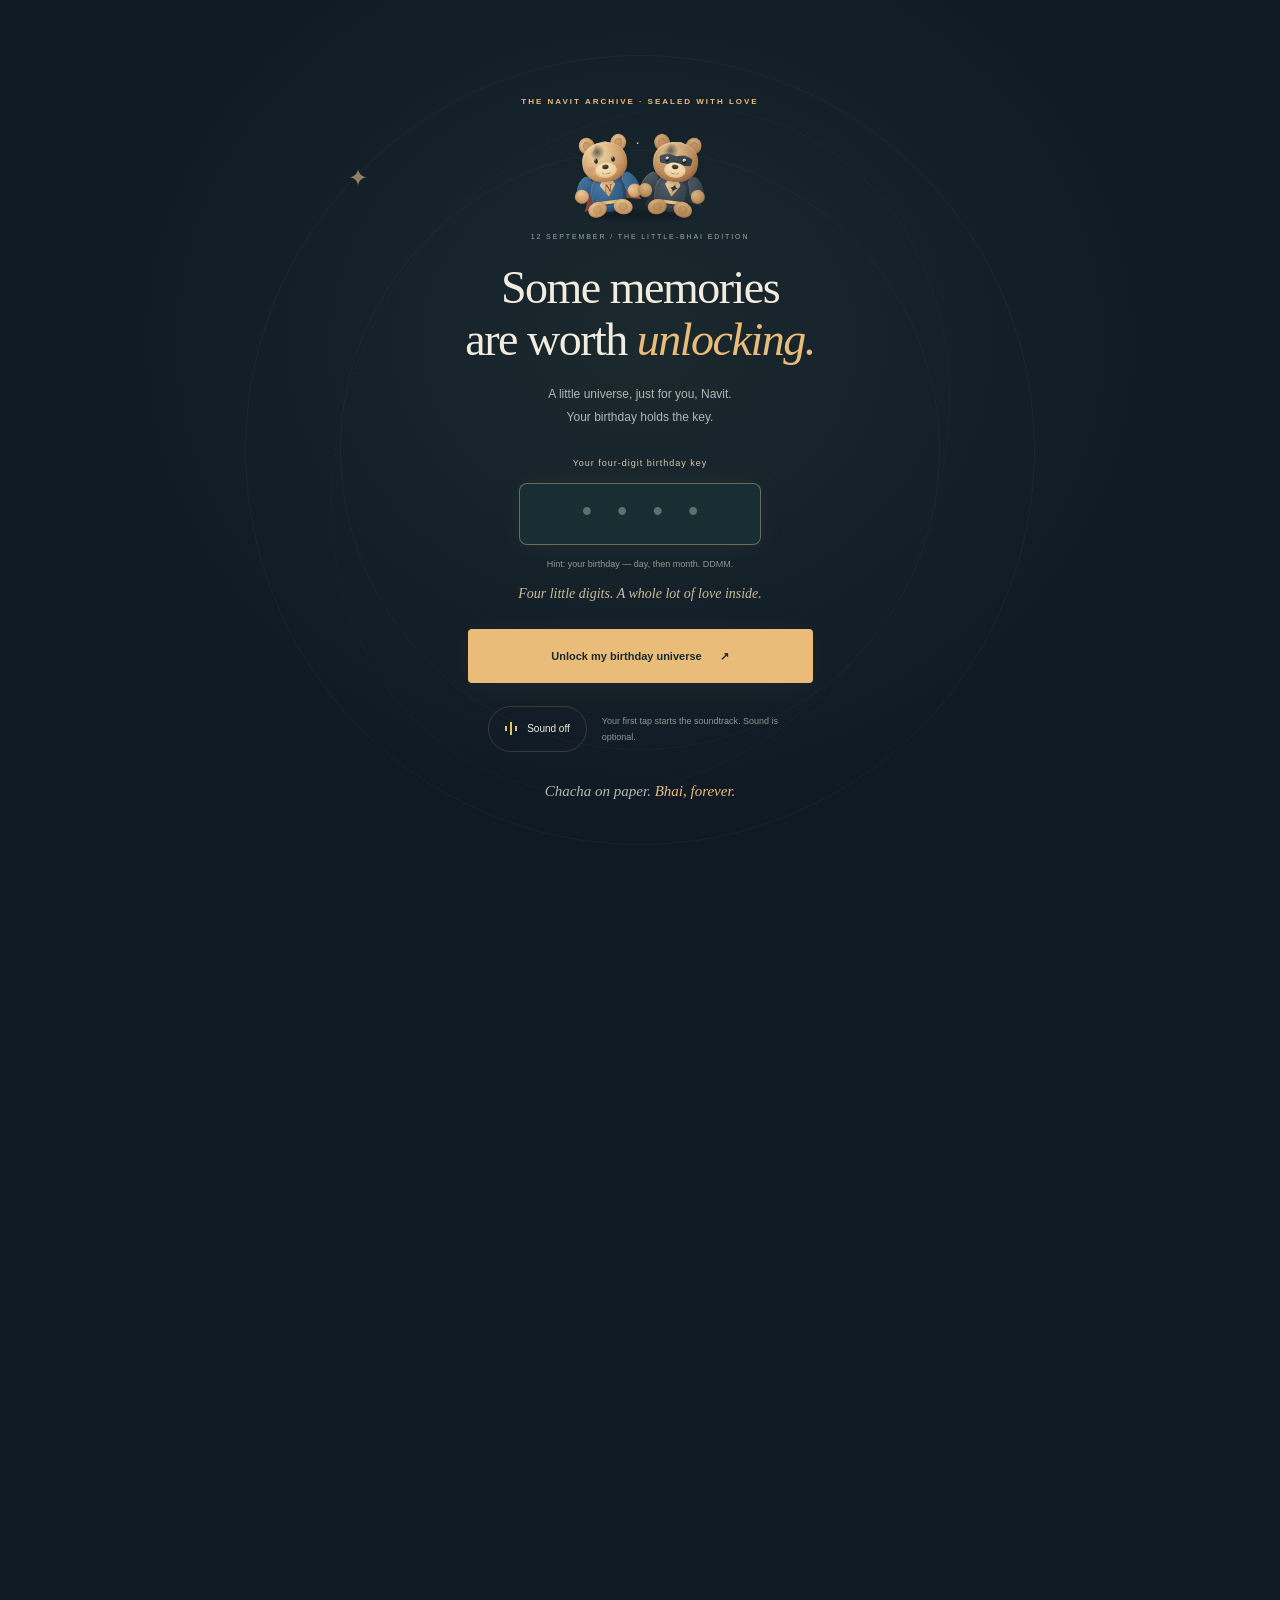
<file: index.html>
<!doctype html>
<html lang="en">
<head>
  <meta charset="utf-8">
  <meta name="viewport" content="width=device-width,initial-scale=1,viewport-fit=cover">
  <meta name="theme-color" content="#101a25">
  <meta name="description" content="For Navit, on 12 September. A birthday, a little time machine, and a lifetime of being loved. From your chacha, your forever bhai.">
  <meta property="og:title" content="Happy Birthday, Navit — The forever little bhai edition">
  <meta property="og:description" content="Some things grow up. Some bonds never change. A little time capsule, made just for you.">
  <meta property="og:url" content="https://kushaggarwal1810.github.io/happy-birthday-navit/">
  <meta property="og:type" content="website">
  <meta name="robots" content="noindex, nofollow, noarchive, noimageindex">
  <meta name="twitter:card" content="summary">
  <title>Navit ✦ A little time machine, made of love</title>
  <link rel="icon" href="assets/star.svg" type="image/svg+xml">
  <link rel="stylesheet" href="styles.css?v=2">
  <link rel="stylesheet" href="enhancements.css?v=2">
  <link rel="stylesheet" href="gate.css?v=1">
  <link rel="stylesheet" href="teddy-heroes.css?v=1">
  <link rel="stylesheet" href="vortex.css?v=2">
  <script src="memories.js?v=1" defer></script>
  <script src="app.js?v=6" defer></script>
  <script src="gate.js?v=1" defer></script>
  <script src="magic.js?v=6" defer></script>
  <script src="film.js?v=2" defer></script>
  <script src="teddy-heroes.js?v=1" defer></script>
  <script src="vortex-renderer.js?v=2" defer></script>
  <script src="vortex.js?v=3" defer></script>
</head>
<body class="birthday-locked">
  <dialog class="birthday-gate" id="birthdayGate" aria-labelledby="gateTitle" aria-describedby="gateIntro">
    <div class="gate-orbits" aria-hidden="true"><i></i><i></i><i></i><span>✦</span></div>
    <div class="gate-card">
      <p class="eyebrow centered">THE NAVIT ARCHIVE · SEALED WITH LOVE</p>
      <div class="gate-teddy-emblem" data-teddy-duo aria-hidden="true"></div>
      <p class="gate-edition">12 SEPTEMBER / THE LITTLE-BHAI EDITION</p>
      <h1 id="gateTitle" tabindex="-1">Some memories<br>are worth <em>unlocking.</em></h1>
      <p id="gateIntro">A little universe, just for you, Navit.<br>Your birthday holds the key.</p>
      <form id="birthdayUnlock" novalidate>
        <label for="birthdayCode">Your four-digit birthday key</label>
        <input id="birthdayCode" type="password" inputmode="numeric" pattern="[0-9]{4}" minlength="4" maxlength="4" autocomplete="off" enterkeyhint="go" aria-describedby="gateHint gateMessage" placeholder="••••" required>
        <p id="gateHint">Hint: your birthday — day, then month. DDMM.</p>
        <p id="gateMessage" role="status" aria-live="polite">Four little digits. A whole lot of love inside.</p>
        <button class="button primary" id="unlockButton" type="submit">Unlock my birthday universe <span aria-hidden="true">↗</span></button>
      </form>
      <div class="gate-sound-row"><button id="gateSound" class="sound-button" type="button" aria-label="Play music" aria-pressed="false"><span class="bars" aria-hidden="true"><i></i><i></i><i></i></span><span id="gateSoundLabel">Sound off</span></button><span id="gateAudioHint">Your first tap starts the soundtrack.</span></div>
      <p class="gate-signature">Chacha on paper. <em>Bhai, forever.</em></p>
    </div>
  </dialog>
  <div id="birthdayExperience">
  <a class="skip-link" href="#story">Skip to the birthday story</a>
  <div class="reading-progress" aria-hidden="true"><i id="readingProgress"></i></div>
  <header class="topbar">
    <a href="#home" class="brand" aria-label="Navit, back to the beginning"><span class="brand-mark">n<span>✦</span></span><span>THE NAVIT ARCHIVE<small>A forever kind of birthday</small></span></a>
    <nav class="top-links" aria-label="Chapters"><a href="#memories">The memories</a><a href="#letter">The letter</a></nav>
    <div class="settings"><button class="icon-btn" id="motionButton" aria-label="Pause animations" aria-pressed="false" title="Pause animations">Ⅱ</button><button class="sound-button" id="soundButton" aria-pressed="false" aria-label="Play music"><span class="bars" aria-hidden="true"><i></i><i></i><i></i></span><span id="soundLabel">Sound off</span></button></div>
  </header>
  <main>
    <section class="hero chapter" id="home" data-track="bond" aria-labelledby="heroTitle">
      <div class="hero-copy">
        <p class="eyebrow"><span class="live-dot"></span> 12 SEPTEMBER · THE WORLD GOT A LITTLE BETTER</p>
        <h1 id="heroTitle">Happy Birthday,<br><em>Navit<span class="title-star">✦</span></em></h1>
        <p class="hero-subtitle">My little bhai.<br>My favourite story to watch unfold.</p>
        <p class="hero-description">Not just a birthday wish. A little time machine.<br>For who you were, who you are, and everyone you’ll become.</p>
        <button class="hero-squad" id="squadCheer" type="button" aria-label="Get a birthday cheer from Navit's teddy superheroes">
          <span class="squad-art" data-teddy-duo aria-hidden="true"></span>
          <span class="squad-copy"><span class="squad-eyebrow">YOUR VERY OWN SUPER SQUAD</span><strong>Little bhai.<br>Big main-character energy.</strong><span class="squad-invite">Tap for a birthday cheer <b aria-hidden="true">↗</b></span></span>
        </button>
        <p id="squadMessage" class="squad-message" role="status" aria-live="polite" hidden></p>
        <div class="hero-actions"><a class="button primary" id="startButton" href="#story">Step into our story <span aria-hidden="true">↗</span></a><span class="handwritten">made by your forever bhai</span></div>
        <p id="birthdayStatus" class="date-note">A special day. A forever kind of love.</p>
      </div>
      <div class="cover-scene" id="coverScene">
        <div class="orbit orbit-one" aria-hidden="true"></div><div class="orbit orbit-two" aria-hidden="true"></div>
        <div class="cover-label"><span>MEMORY 001</span><span>THE BEGINNING OF EVERYTHING</span></div>
        <figure class="cover-frame">
          <div class="crystal-portrait" id="crystalPortrait"><img id="coverPhoto" src="assets/photos/memory-00.jpeg" width="1280" height="958" alt="Navit as a newborn, held in his chacha’s arms — the cover memory" fetchpriority="high"><canvas id="crystalCanvas" aria-hidden="true"></canvas></div>
          <figcaption><span>you fit in my arms.</span><small>and somehow, changed my whole world.</small></figcaption>
        </figure>
        <span class="cover-stamp" aria-hidden="true">LITTLE HANDS<br><b>BIG LOVE</b><span>↗</span></span>
        <div class="light-reading" aria-hidden="true"><span class="source-dot"></span><span id="lightReading">ONE LIGHT. A THOUSAND LITTLE MEMORIES.</span></div>
        <button class="replay-crystals" id="replayCrystals"><span aria-hidden="true">⟲</span> Paint this memory with light</button>
        <p class="crystal-hint">Every little pixel starts from the same light.<br><span>Once it’s complete, move your finger to leave a little starlight.</span></p>
        <button class="vortex-invite" id="openMemoryVortex" type="button" aria-haspopup="dialog"><span aria-hidden="true">◎</span><span>Something extra: the memory vortex<small>Step inside. Bend time. Catch a little memory.</small></span><b aria-hidden="true">↗</b></button>
      </div>
      <div class="hero-foot"><span>CHACHA ON PAPER. BHAI BY HEART.</span><a href="#story" aria-label="Scroll to chapter one">SCROLL TO REWIND <span aria-hidden="true">↓</span></a></div>
    </section>

    <section class="bond-section chapter" id="story" data-track="memories" aria-labelledby="storyTitle">
      <div class="section-heading reveal"><p class="eyebrow">01 / BEFORE THE BIG ADVENTURES</p><h2 id="storyTitle">You grew bigger.<br><em>This never changed.</em></h2><p>Two photographs. So much life in between.<br>Still my little teammate. Still us.</p></div>
      <div class="bond-pair reveal">
        <figure class="bond-photo first"><div><img src="assets/photos/memory-00.jpeg" width="1280" height="958" loading="lazy" alt="The early days: newborn Navit wrapped in a blanket in his chacha’s arms"></div><figcaption><span>THEN</span>Little enough to hold.</figcaption></figure>
        <div class="bond-thread" aria-hidden="true"><span>∞</span><small>same team,<br>every chapter.</small></div>
        <figure class="bond-photo second"><div><img src="assets/photos/memory-01.jpeg" width="1200" height="1600" loading="lazy" alt="A later memory: Navit making a silly face beside his chacha"></div><figcaption><span>ALWAYS</span>Big enough for mischief.</figcaption></figure>
      </div>
      <p class="bond-quote reveal">“Technically, main tera Chacha hoon.<br>Par dil se? <em>Bhai tha. Bhai hoon. Bhai hi rahunga.</em>”</p>
    </section>

    <section class="archive-section chapter" id="memories" data-track="memories" aria-labelledby="memoriesTitle">
      <div class="archive-heading reveal"><div><p class="eyebrow">02 / THE GOOD OLD DAYS ARE RIGHT HERE</p><h2 id="memoriesTitle">Little moments.<br><em>Everything, actually.</em></h2></div><p>No perfect poses required.<br>The funny faces. The tiny shoes. That laugh.<br>This is the stuff we keep.</p></div>
      <button class="memory-film-invite" id="openMemoryFilm" aria-haspopup="dialog"><span class="film-preview"><img src="assets/photos/memory-00.jpeg" alt="" loading="lazy"><img src="assets/photos/memory-17.jpeg" alt="" loading="lazy"><img src="assets/photos/memory-01.jpeg" alt="" loading="lazy"></span><span class="film-invite-copy"><small>THE LITTLE-BHAI CUT · 9 MEMORIES</small><strong>If growing up had a trailer.</strong><span>A little film of us. With a timeline you can rewind.</span></span><span class="film-play-label"><b aria-hidden="true">▷</b> Watch our memory film</span></button>
      <div class="archive-toolbar"><div class="filters" role="group" aria-label="Filter memories"><button data-filter="all" aria-pressed="true">All the magic <span>32</span></button><button data-filter="tiny" aria-pressed="false">Tiny beginnings</button><button data-filter="adventures" aria-pressed="false">Big little adventures</button><button data-filter="us" aria-pressed="false">Your people</button></div><span class="archive-hint">Tap a memory to step inside ↗</span></div>
      <div class="memory-grid" id="memoryGrid"></div>
      <div class="more-memories"><p id="memoryCount" aria-live="polite"></p></div>
    </section>

    <section class="wish-section chapter" id="wish" data-track="birthday" aria-labelledby="wishTitle">
      <div class="wish-copy reveal"><p class="eyebrow">03 / THIS MOMENT IS YOURS</p><h2 id="wishTitle">A little wish.<br><em>A whole sky to hold it.</em></h2><p>Okay, birthday boy. Pause the growing-up business.<br>Close your eyes. Think of something wonderful.<br>Take all the time you need.</p><p class="wish-whisper">You don’t have to tell anyone.<br>Some dreams start as a secret between you and the stars.</p></div>
      <div class="cake-experience reveal">
        <div class="cake-art" id="cakeArt" role="img" aria-label="A birthday cake with five glowing candles"><div class="cake-aura"></div><div class="candles" aria-hidden="true"><i><b></b></i><i><b></b></i><i><b></b></i><i><b></b></i><i><b></b></i></div><div class="cake-top"><span>✦</span><span>✧</span><span>✦</span></div><div class="cake-layer upper"><span>NAVIT</span></div><div class="cake-layer lower"><span>MAKE A LITTLE MAGIC</span></div><div class="cake-plate"></div><span class="cake-spark a" aria-hidden="true">✧</span><span class="cake-spark b" aria-hidden="true">✦</span></div>
        <div class="wish-controls"><button class="button primary" id="blowCandles">I made my wish. Let’s blow! <span aria-hidden="true">✦</span></button><p id="wishStatus" role="status">No rush. The candles will wait for you.</p><button class="text-button" id="relightCandles" hidden>One more wish? Relight the candles ↺</button></div>
      </div>
    </section>

    <section class="letter-section chapter" id="letter" data-track="letter" aria-labelledby="letterTitle">
      <div class="section-heading reveal"><p class="eyebrow">04 / KEEP THIS FOR THE YEARS AHEAD</p><h2 id="letterTitle">For the boy you are.<br><em>And the man you’ll become.</em></h2><p>One day, you might come back to this page.<br>When you do, I hope these words still feel like a hug.</p></div>
      <button class="envelope reveal" id="openLetter" aria-expanded="false" aria-controls="letterPaper"><span class="envelope-line">A LETTER TO MY LITTLE BHAI</span><span class="envelope-name">Navit,</span><span class="wax-seal" aria-hidden="true">n.</span><span class="envelope-bottom">from your Chacha · your forever bhai <b>OPEN ME ↗</b></span></button>
      <article class="letter-paper" id="letterPaper" hidden aria-label="A letter to Navit from his chacha"><header><span>A FEW WORDS. ALL MY HEART.</span><span>12 / 09</span></header><h3>Mere pyaare Navit,</h3><div class="letter-body" id="letterBody">
        <p>Happy Birthday, mere chhote bhai. 🤍</p>
        <p>Iss page par jo pehli photo hai na… tu meri god mein hai. Itna sa. Ek blanket mein lipta hua, apni chhoti si duniya mein aaraam se so raha hai. Shayad tujhe woh pal yaad nahi hoga. Par mere liye woh koi ordinary photo nahi hai.</p>
        <p>Woh ek reminder hai ki kuch log humari zindagi mein bahut chhote se aate hain… aur dil mein bahut badi jagah bana lete hain.</p>
        <p><strong>Tu mere liye wahi hai.</strong></p>
        <p>Technically, main tera Chacha hoon. Family tree ko dekhoge toh wahi likha milega. Par apna equation thoda alag hai, na? Tu mera chhota bhai hai. Mera teammate. Meri bakwaas ka future partner. Aur meri zindagi ki un khushiyon mein se ek, jinka main shayad roz zikr nahi karta… par dil se bahut shukraguzaar hoon.</p>
        <p>Teri photos dekh raha tha. Kabhi woh tiny little shoes. Kabhi panda wali cap. Kabhi Kanha bana hua. Kabhi Spider-Man. Aur kabhi bas tu — apni poori masti mein, bina duniya ki kisi tension ke.</p>
        <p class="letter-pullquote">Bas uss wale Navit ko kabhi khona mat.<br>Jo chhoti-chhoti cheezon mein badi khushi dhoond leta hai.</p>
        <p>Tu bada hoga. Teri duniya badi hogi. Naye dost, naye sapne, naye sawaal. Kuch din aise honge jab lagega sab possible hai. Aur kuch din aise bhi, jab kuch samajh nahi aayega.</p>
        <p>Dono tarah ke dinon ke liye yeh baat yaad rakhna: <strong>tujhe mere paas aane ke liye perfect hone ki zaroorat nahi hai.</strong> Na top karna zaroori hai. Na hamesha strong banna. Na har problem ka answer pata hona.</p>
        <p>Khushi ho toh bata dena. Kuch galat ho gaya ho toh bhi. Advice chahiye toh dunga. Sirf sunne wala chahiye toh chup-chaap sununga. Aur agar bas thodi der bakwaas karke mann halka karna ho… uske liye toh main waise bhi ready hoon.</p>
        <p>Meri wish tere liye sirf success nahi hai. Main chahta hoon tu dil ka achha insaan bane. Apne se chhote ko izzat de. Kisi akele insaan ko apne saath bitha le. Galti ho toh sorry bol sake. Aur apni khushi ke liye jagah banana kabhi na bhoole.</p>
        <p>Dream big, mere bhai. Par apne aap se pyaar sirf tab mat karna jab koi dream poora ho. <strong>Tu aaj bhi kaafi hai. Abhi, jaisa hai, waise hi.</strong></p>
        <p>Ek din shayad tu mujhse lamba ho jaayega. Shayad mere jokes pe aankhein ghumayega. Shayad kahega, “Bhai, aap bhi na…” Aur main hasunga. Kyunki mere liye, kahin na kahin, tu hamesha woh chhota sa bachcha bhi rahega jo meri god mein aaraam se so raha tha.</p>
        <p>Yeh website ussi pyaar ka ek chhota sa backup hai. Taaki saalon baad bhi, jab tu ise khole, tujhe yaad aaye: <strong>you have always been loved. Long before you had to become anything.</strong></p>
        <p>Ab emotional speech khatam. Cake khaa. Masti kar. Photos le. Aur woh wali badi si smile de — jis wajah se yeh saari mehnat worth it hai.</p>
        <p><strong>Happy Birthday, Navit.</strong><br>Bada zaroor hona. Par apne andar ki roshni ko kabhi chhota mat hone dena.</p>
        <p class="letter-signature">Tera Chacha on paper,<br><em>tera bhai, forever.</em> ♡</p>
        <p class="letter-ps">P.S. Team Navit. Aaj bhi. Har saal. Har version of you.</p>
      </div><footer class="letter-actions"><button class="button secondary" id="downloadLetter">Keep these words ↓</button><button class="text-button" id="closeLetter">Fold this letter ↗</button></footer></article>
    </section>

    <section class="future-section chapter" id="future" data-track="bond" aria-labelledby="futureTitle"><div class="section-heading reveal"><p class="eyebrow">05 / A FEW THINGS THAT WON’T EXPIRE</p><h2 id="futureTitle">Open when<br><em>you need your bhai.</em></h2><p>Little messages for a bigger future.<br>Tap a card. Keep the one you need.</p></div>
      <div class="future-cards">
        <details class="future-card reveal"><summary><span class="card-icon" aria-hidden="true">↗</span><span class="card-number">01 / FOR THE BRAVE DAYS</span><h3>When your dream<br>feels too big.</h3><span class="card-open">A little courage inside <b>+</b></span></summary><p>Good. Let it be big. You don’t need the whole road figured out today. Bas ek chhota sa step le. Main teri mehnat pe bhi utna hi proud hoon jitna teri jeet pe.</p><span class="card-sign">Always in your corner. — Bhai</span></details>
        <details class="future-card reveal"><summary><span class="card-icon" aria-hidden="true">☁</span><span class="card-number">02 / FOR THE HEAVY DAYS</span><h3>When the world<br>feels a little loud.</h3><span class="card-open">A little calm inside <b>+</b></span></summary><p>Take a breath, mere bhai. Ek bura din teri poori kahaani nahi hai. Thoda aaraam kar. Paani pee. Aur yaad rakh — mere saath baat karne ke liye tujhe koi reason nahi chahiye.</p><span class="card-sign">You don’t have to do it all alone.</span></details>
        <details class="future-card reveal"><summary><span class="card-icon" aria-hidden="true">✦</span><span class="card-number">03 / FOR EVERY VERSION OF YOU</span><h3>When you forget<br>how loved you are.</h3><span class="card-open">Your reminder inside <b>+</b></span></summary><p>Scroll back to that first photograph. You hadn’t won anything. Achieved anything. Proved anything. And you were already our whole world. That part never changes.</p><span class="card-sign">Not then. Not now. Not ever. ♡</span></details>
      </div>
    </section>

    <section class="finale-section chapter" id="finale" data-track="birthday" aria-labelledby="finaleTitle"><canvas id="finaleCanvas" aria-hidden="true"></canvas><div class="finale-inner"><p class="eyebrow centered">06 / THE BEST PART IS STILL UNWRITTEN</p><h2 id="finaleTitle">Go make your<br><em>own kind of magic.</em></h2><p>More adventures. More belly laughs. More you.<br>I can’t wait to see the person you become.</p><div class="finale-name" aria-hidden="true">NAVIT<span>✦</span></div><button class="button primary" id="launchStars">Light up your next chapter <span aria-hidden="true">↗</span></button><p id="finaleStatus" role="status">Every click, another skyful of good wishes.</p><span class="finale-signature">Happy Birthday, mere chhote bhai. ♡</span><a href="#home" class="text-button">Back to where our story began ↑</a></div></section>
  </main>
  <footer class="site-footer"><span>12 SEPTEMBER · ALWAYS TEAM NAVIT</span><span>Made with memories. Kept with love.</span><span>Chacha by relation. Bhai by choice. ♡</span></footer>
  <aside class="music-dock" aria-label="Soundtrack controls"><span class="record" aria-hidden="true">♫</span><span class="track-info"><small>THE SOUNDTRACK</small><span id="trackName">Tera Mujhse Hai…</span></span><button class="text-button" id="changeTrack" aria-label="Change the song">Change song ↻</button></aside>
  <div id="toast" class="toast" role="status"></div>
  <canvas id="celebrationCanvas" aria-hidden="true"></canvas>
  <audio id="musicBirthday" src="assets/music/birthday-special.mp3" preload="metadata" loop></audio><audio id="musicMemories" src="assets/music/growing-up.mp3" preload="metadata" loop></audio><audio id="musicBond" src="assets/music/our-connection.mp3" preload="metadata" loop></audio><audio id="musicLetter" src="assets/music/our-bond.mp3" preload="metadata" loop></audio>
  <dialog id="filmDialog" class="film-dialog" aria-labelledby="filmTitle"><header><span>THE NAVIT ARCHIVE <b>/ THE LITTLE-BHAI CUT</b></span><button class="icon-btn" id="closeFilm" aria-label="Close memory film and return to the archive">✕</button></header><div class="film-stage" id="filmStage"><div class="film-background" id="filmBackground" aria-hidden="true"></div><div class="film-photo-wrap"><img id="filmPhoto" alt=""></div><div class="film-grain" aria-hidden="true"></div><div class="film-meta"><span id="filmChapter">THE BEGINNING</span><span id="filmCounter">01 / 09</span></div></div><div class="film-caption" aria-live="polite"><h2 id="filmTitle">Once upon a very little you.</h2><p id="filmLine">Before the big adventures, there was this.</p></div><footer><div class="film-timeline"><label for="filmScrubber">YOUR LITTLE TIME MACHINE <span id="filmTime">01 / 09</span></label><input id="filmScrubber" type="range" min="0" max="8" step="1" value="0" aria-label="Choose a moment in the memory film"><div class="film-timeline-ends"><span>Little beginnings</span><span>Always us</span></div><div class="film-progress" aria-hidden="true"><i id="filmProgress"></i></div></div><div class="film-controls"><button class="icon-btn" id="filmPrevious" aria-label="Previous film memory">←</button><button class="button primary" id="filmPlay" aria-pressed="true">Pause film Ⅱ</button><button class="icon-btn" id="filmNext" aria-label="Next film memory">→</button><button class="text-button" id="filmSound" aria-pressed="false">Play soundtrack ♫</button></div><p class="film-control-hint" id="filmHint">Pause any time. Drag the timeline to keep a favourite moment.</p></footer></dialog>
  <dialog id="photoDialog" class="photo-dialog" aria-labelledby="photoTitle"><header><span id="photoCounter">MEMORY 01 / 32</span><button class="icon-btn" data-close aria-label="Close photo and return to memories">✕</button></header><div class="photo-stage"><img id="lightboxPhoto" alt=""><button id="previousPhoto" class="photo-arrow previous" aria-label="Previous photo">←</button><button id="nextPhoto" class="photo-arrow next" aria-label="Next photo">→</button></div><div class="photo-caption"><h2 id="photoTitle"></h2><p id="photoDescription"></p></div><footer><button class="text-button" id="slideshowButton" aria-pressed="false">Play the memories ▷</button><button class="button secondary" data-close>Back to memories ↗</button></footer></dialog>
  </div>
  <dialog id="vortexDialog" class="vortex-dialog" aria-labelledby="vortexTitle" aria-describedby="vortexDescription">
    <header class="vortex-topbar"><span class="vortex-brand">N<span aria-hidden="true">✦</span><small>THE MEMORY VORTEX<br>A LITTLE UNIVERSE, JUST FOR YOU.</small></span><button id="skipVortex" class="vortex-skip" type="button">Back to birthday <span aria-hidden="true">↗</span></button></header>
    <div class="vortex-heading"><p id="vortexChapter">01 / ALL THE LITTLE MOMENTS</p><h2 id="vortexTitle" tabindex="-1">A universe <em>made of us.</em></h2><p id="vortexDescription">Every laugh. Every little adventure. Every version of you.</p></div>
    <div class="vortex-stage" id="vortexStage"><div class="vortex-halo" aria-hidden="true"></div><canvas id="vortexCanvas" tabindex="0" role="img" aria-label="Interactive 3D funnel of Navit's memories. Drag or use the arrow keys to rotate it."></canvas><figure class="vortex-photo-frame" id="vortexPhotoFrame" aria-hidden="true"><img id="vortexPhoto" src="assets/photos/memory-00.jpeg" width="1280" height="958" alt="Navit as a newborn in his chacha's arms"></figure><div class="vortex-stage-meta" aria-hidden="true"><span id="vortexReadout">PREPARING YOUR LITTLE UNIVERSE</span><span>12 SEPTEMBER / NAVIT</span></div></div>
    <footer class="vortex-footer">
      <p id="vortexStatus" role="status" aria-live="polite">Drag the light. Turn the memories. Take your time.</p>
      <div class="vortex-progress" role="progressbar" aria-label="Memory reveal progress" aria-valuemin="0" aria-valuemax="100" aria-valuenow="0" id="vortexProgress"><i></i></div>
      <div class="vortex-tools"><button id="vortexWarp" class="vortex-control" type="button" aria-pressed="false">◎ Bend time</button><button id="vortexCatch" class="vortex-control" type="button">✧ Catch a memory</button></div>
      <div class="vortex-controls"><button id="vortexPause" class="vortex-control" type="button" aria-pressed="false">Pause Ⅱ</button><button id="vortexGather" class="button primary" type="button">Bring our first memory back <span aria-hidden="true">↗</span></button><button id="vortexSound" class="vortex-control" type="button" aria-pressed="false">Sound off ♫</button></div>
      <button id="vortexReplay" class="text-button" type="button" hidden>Rewind this little universe ↺</button><p class="vortex-hint" id="vortexHint">Drag to orbit · Tap a photo · Bend time to fly closer.</p>
    </footer>
  </dialog>
  <template id="teddySquadTemplate"><span class="teddy-duo">
    <span class="teddy-hero teddy-sun">
      <i class="teddy-cape"></i><i class="teddy-arm arm-left"></i><i class="teddy-arm arm-right"></i><i class="teddy-body"><b class="teddy-badge">N</b></i>
      <i class="teddy-ear ear-left"></i><i class="teddy-ear ear-right"></i>
      <i class="teddy-head"><b class="teddy-eye eye-left"></b><b class="teddy-eye eye-right"></b><b class="teddy-cheek cheek-left"></b><b class="teddy-cheek cheek-right"></b><b class="teddy-muzzle"><i></i></b><b class="teddy-tuft"></b></i>
      <i class="teddy-foot foot-left"></i><i class="teddy-foot foot-right"></i>
    </span>
    <span class="teddy-hero teddy-moon">
      <i class="teddy-cape"></i><i class="teddy-arm arm-left"></i><i class="teddy-arm arm-right"></i><i class="teddy-body"><b class="teddy-badge">✦</b></i>
      <i class="teddy-ear ear-left"></i><i class="teddy-ear ear-right"></i>
      <i class="teddy-head"><b class="teddy-mask"></b><b class="teddy-eye eye-left"></b><b class="teddy-eye eye-right"></b><b class="teddy-cheek cheek-left"></b><b class="teddy-cheek cheek-right"></b><b class="teddy-muzzle"><i></i></b><b class="teddy-tuft"></b></i>
      <i class="teddy-foot foot-left"></i><i class="teddy-foot foot-right"></i>
    </span>
    <i class="squad-spark spark-one">✦</i><i class="squad-spark spark-two">✧</i><i class="squad-spark spark-three">·</i>
  </span></template>
  <noscript><p class="noscript">Happy Birthday, Navit! Your letter and the story above are here for you. Enable JavaScript for the birthday lock, photo archive, music, candles and interactive starlight.</p><style>#birthdayExperience{visibility:visible!important}body.birthday-locked{overflow:auto!important}#birthdayGate{display:none!important}#letterPaper[hidden]{display:block!important}.envelope,.hero-squad,.vortex-invite{display:none}</style></noscript>
</body>
</html>
</file>
<file: styles.css>
@charset "UTF-8";
.hero{overflow:hidden;overflow:clip}
:root{--night:#101a25;--night-deep:#0b131c;--cream:#f2ecdf;--paper:#f6f0e4;--gold:#e9bc7a;--muted:#aab5bc;--ink:#253330;--line:#d9c39d30;--serif:Georgia,'Times New Roman',serif;--sans:'Segoe UI',Arial,sans-serif;--ease:cubic-bezier(.22,.8,.2,1)}
*{box-sizing:border-box}html{scroll-behavior:smooth;scroll-padding-top:95px}body{margin:0;background:var(--night);color:var(--cream);font:15px/1.65 var(--sans);overflow-x:hidden}button,a,input{ -webkit-tap-highlight-color:transparent}button,a{touch-action:manipulation}button{font:inherit;cursor:pointer}button{border:0}a{color:inherit;text-decoration:none}img{display:block;max-width:100%}button:disabled{cursor:default;opacity:.6}button:focus-visible,a:focus-visible,summary:focus-visible{outline:2px solid var(--gold);outline-offset:5px}button[hidden],[hidden]{display:none!important}::selection{background:#e9bc7a;color:#142331}h1,h2,h3,p,figure{margin:0}h1,h2,h3{font-weight:400}h1,h2,h3,em{font-family:var(--serif)}em{color:var(--gold);font-weight:400}button{color:inherit}.skip-link{position:fixed;top:-100px;left:15px;z-index:30;padding:12px;background:var(--cream);color:var(--ink)}.skip-link:focus{top:12px}.reading-progress{position:fixed;top:0;left:0;right:0;height:3px;z-index:21;background:transparent}.reading-progress i{display:block;height:100%;width:100%;background:var(--gold);transform:scaleX(0);transform-origin:left}.topbar{height:88px;display:flex;align-items:center;justify-content:space-between;gap:20px;padding:0 5%;background:#101a25e8;backdrop-filter:blur(20px);border-bottom:1px solid var(--line);position:sticky;top:0;z-index:20}.brand{display:flex;align-items:center;gap:14px}.brand-mark{font:italic 39px/1 var(--serif);color:var(--gold);position:relative;padding-right:5px}.brand-mark>span{position:absolute;top:-5px;right:-4px;font-size:16px}.brand>span:last-child{font-size:10px;letter-spacing:2.3px;font-weight:600}.brand small{display:block;font-weight:400;color:var(--muted);font-size:9px;letter-spacing:.5px;margin-top:2px}.top-links{display:flex;gap:30px;font-size:11px;color:#bcc5c8}.top-links a:hover{color:var(--gold)}.settings{display:flex;gap:10px;align-items:center}.icon-btn{width:46px;height:46px;border-radius:50%;display:grid;place-items:center;border:1px solid var(--line);background:transparent;font-size:18px;flex-shrink:0}.icon-btn:hover{background:#e9bc7a15}.sound-button{min-height:46px;padding:0 16px;border:1px solid var(--line);border-radius:25px;background:transparent;display:flex;align-items:center;gap:10px;font-size:11px}.bars{display:flex;align-items:center;gap:3px;height:16px}.bars i{height:5px;width:2px;background:var(--gold)}.bars i:nth-child(2){height:13px}.music-playing .bars i{animation:equalize 1s ease-in-out infinite alternate}.music-playing .bars i:nth-child(2){animation-delay:-.3s}.music-playing .bars i:nth-child(3){animation-delay:-.6s}.eyebrow{font:600 9px/1.8 var(--sans);letter-spacing:2.4px;color:var(--gold);margin-bottom:25px;display:flex;align-items:center;gap:10px}.live-dot{display:inline-block;width:6px;height:6px;border-radius:50%;background:var(--gold);box-shadow:0 0 16px #e9bc7a80}.chapter{position:relative}.hero{min-height:calc(100svh - 88px);padding:70px 6% 100px;display:grid;grid-template-columns:.94fr 1.06fr;gap:5%;align-items:center;isolation:isolate;background:radial-gradient(ellipse at 74% 36%,#4e5d5933,transparent 49%),radial-gradient(ellipse at 16% 65%,#a17b3d0d,transparent 50%)}.hero h1{font-size:clamp(52px,5.6vw,85px);line-height:1.06;letter-spacing:-3px}.hero h1 em{font-size:1.55em;display:inline-block;position:relative}.title-star{font-size:.3em;position:absolute;top:16%;right:-.95em;animation:starTurn 16s linear infinite}.hero-subtitle{font:24px/1.45 var(--serif);margin-top:26px;color:#dbded8}.hero-description{font-size:12px;line-height:1.95;color:var(--muted);margin-top:19px;max-width:390px}.hero-actions{display:flex;align-items:center;gap:23px;margin-top:30px;flex-wrap:wrap}.button{min-height:54px;display:inline-flex;align-items:center;justify-content:center;gap:25px;padding:15px 24px;font-size:12px;border-radius:4px;font-weight:600;transition:transform .25s,background .25s,box-shadow .25s;line-height:1.5;text-align:center}.button:hover{transform:translateY(-3px)}.button.primary{background:var(--gold);color:#1b2b2b;box-shadow:0 8px 35px #e9bc7a0d}.button.primary:hover{background:#f3ce94;box-shadow:0 6px 35px #e9bc7a22}.button.secondary{border:1px solid currentColor;background:transparent;color:inherit}.handwritten{font:italic 14px/1.4 var(--serif);color:#b3bdb6;transform:rotate(-5deg);max-width:120px}.date-note{font-size:9px;letter-spacing:.8px;margin-top:22px;color:#87958f}.cover-scene{position:relative;max-width:650px;width:100%;justify-self:center;padding:20px 10px;isolation:isolate}.cover-label{font-size:8px;letter-spacing:1.8px;display:flex;justify-content:space-between;gap:15px;color:#baa681;margin-bottom:17px}.cover-frame{background:#e9e1d0;padding:12px 12px 24px;transform:rotate(3deg);box-shadow:0 35px 70px #0005;position:relative;z-index:1}.crystal-portrait{position:relative;aspect-ratio:1280/958;overflow:hidden;background:#26332f}.crystal-portrait img{width:100%;height:100%;object-fit:contain}.crystal-portrait canvas{position:absolute;inset:0;width:100%;height:100%;touch-action:pan-y}.crystal-portrait.canvas-ready img{opacity:0}.crystal-portrait:not(.canvas-ready) canvas{display:none}.cover-frame figcaption{text-align:center;padding-top:19px;font:italic 24px/1.2 var(--serif);color:#334138}.cover-frame figcaption small{display:block;font:10px/1.6 var(--sans);margin-top:7px;color:#7c7b6e;letter-spacing:.3px}.cover-stamp{position:absolute;z-index:2;right:-23px;bottom:123px;width:98px;height:98px;border-radius:50%;display:flex;flex-direction:column;align-items:center;justify-content:center;background:#a9bda9;color:#21362d;font-size:9px;line-height:1.7;letter-spacing:1px;transform:rotate(14deg);box-shadow:0 5px 20px #0002}.cover-stamp b{font-size:13px}.cover-stamp>span{font-size:23px;line-height:1}.orbit{border:1px solid #ceb17e20;position:absolute;inset:-12% -6%;border-radius:50%;z-index:-1;transform:rotate(-28deg)}.orbit-two{inset:-4% -11%;transform:rotate(23deg);border-style:dashed}.replay-crystals{display:flex;align-items:center;justify-content:center;gap:8px;min-height:46px;margin:25px auto 0;background:transparent;color:var(--gold);font-size:10px}.replay-crystals>span{font-size:21px}.crystal-hint{text-align:center;font-size:9px;line-height:1.9;color:#9ba69e}.crystal-hint span{color:#6f837b}.hero-foot{position:absolute;left:6%;right:6%;bottom:28px;border-top:1px solid var(--line);padding-top:20px;display:flex;justify-content:space-between;font-size:8px;letter-spacing:2px;color:#a1aaa9;gap:18px}.hero-foot a{display:flex;gap:15px}.hero-foot a span{color:var(--gold);font-size:15px;line-height:1}
.bond-section{background:var(--paper);color:var(--ink);padding:110px 7% 100px;overflow:hidden}.section-heading{text-align:center;max-width:770px;margin:0 auto 55px}.section-heading .eyebrow{justify-content:center}.section-heading h2,.archive-heading h2,.wish-copy h2{font-size:clamp(39px,4.4vw,65px);line-height:1.1;letter-spacing:-1.8px}.bond-section em,.letter-section em,.future-section em{color:#9c693c}.bond-section .eyebrow,.letter-section .eyebrow{color:#94632e}.section-heading>p:last-child{font-size:13px;line-height:1.9;margin-top:22px;opacity:.7}.bond-pair{display:grid;grid-template-columns:1fr 100px 1fr;align-items:center;gap:18px;max-width:1000px;margin:auto}.bond-photo{padding:10px 10px 20px;background:#fffcf5;box-shadow:0 18px 45px #282d1e15;transform:rotate(-4deg)}.bond-photo.second{transform:rotate(4deg)}.bond-photo>div{height:330px;background:#e8e4d9}.bond-photo img{width:100%;height:100%;object-fit:contain}.bond-photo figcaption{font:italic 20px/1.3 var(--serif);padding:15px 7px 0}.bond-photo figcaption span{display:block;font:8px/1.5 var(--sans);letter-spacing:2px;color:#897a63;margin-bottom:7px}.bond-thread{text-align:center;color:#96784a}.bond-thread>span{font:60px/1 var(--serif)}.bond-thread small{display:block;font:italic 14px/1.5 var(--serif);margin-top:14px}.bond-quote{text-align:center;font:26px/1.7 var(--serif);margin:70px auto 0;max-width:820px}.bond-quote em{font-style:italic}
.archive-section{padding:110px 6% 95px;background:#13212b}.archive-heading{display:flex;align-items:flex-end;justify-content:space-between;gap:35px;margin-bottom:40px}.archive-heading>p{font-size:12px;line-height:1.9;color:var(--muted);max-width:310px;padding-bottom:8px}.archive-toolbar{display:flex;justify-content:space-between;align-items:center;gap:20px;flex-wrap:wrap;margin:0 0 32px}.filters{display:flex;gap:6px;flex-wrap:wrap}.filters button{background:transparent;color:#a9b7b7;border-radius:25px;border:1px solid transparent;padding:10px 15px;min-height:44px;font-size:10px}.filters button[aria-pressed=true]{border-color:#dfc49a55;color:var(--gold);background:#dfc49a09}.filters button span{padding-left:8px;opacity:.65;font-size:9px}.archive-hint{font:italic 13px var(--serif);color:#b7b59c}.memory-grid{display:grid;grid-template-columns:repeat(4,minmax(0,1fr));gap:28px 22px;align-items:start}.memory-card{min-width:0}.memory-card button{display:block;width:100%;background:transparent;padding:0;text-align:left}.memory-image{position:relative;background:#1e3039;height:290px;overflow:hidden;border:1px solid #d7c19823;display:flex;align-items:center;justify-content:center}.memory-image img{height:100%;width:100%;object-fit:contain;transition:transform .7s var(--ease);padding:9px}.memory-card button:hover img{transform:scale(1.035)}.memory-image:after{content:'↗';position:absolute;bottom:12px;right:12px;display:grid;place-items:center;width:33px;height:33px;border-radius:50%;background:#101a25b8;color:#e9bc7a;font-size:16px;transition:transform .3s}.memory-card button:hover .memory-image:after{transform:rotate(45deg)}.memory-card figcaption{padding:14px 0 0;display:flex;gap:12px;align-items:flex-start}.memory-card figcaption small{font-size:8px;letter-spacing:1px;color:#958e76;padding-top:5px}.memory-card figcaption h3{font-size:18px;line-height:1.3;color:#e0e3d6}.more-memories{text-align:center;margin-top:40px}.more-memories p{font-size:10px;color:#91a2a5;margin-bottom:16px}.more-memories .button{color:#c9b98f;font-size:11px}
.wish-section{padding:100px 8%;display:grid;grid-template-columns:1fr 1fr;gap:8%;align-items:center;background:radial-gradient(ellipse at 73% 45%,#25423e80,transparent 45%),#101c24}.wish-copy>p:not(.eyebrow){color:#aebcbb;font-size:13px;line-height:2;margin-top:25px}.wish-copy .wish-whisper{font:italic 16px/1.8 var(--serif)!important;color:#cec6ac!important}.cake-experience{min-width:0;max-width:460px;width:100%;justify-self:center}.cake-art{height:340px;position:relative;isolation:isolate;margin:0 auto;width:100%;max-width:400px}.cake-aura{position:absolute;inset:0;border-radius:50%;background:radial-gradient(ellipse,#e6bd7230,transparent 65%);animation:breathe 5s ease-in-out infinite}.cake-plate{position:absolute;bottom:31px;left:4%;width:92%;height:20px;background:linear-gradient(#dcc8a3,#8a7961);border-radius:50%;box-shadow:0 10px 30px #0005}.cake-layer{position:absolute;left:50%;transform:translateX(-50%);text-align:center;display:flex;align-items:center;justify-content:center;border-radius:0 0 30% 30%/0 0 15% 15%;z-index:2}.cake-layer.upper{bottom:115px;width:64%;height:81px;background:linear-gradient(90deg,#618a88,#a3c2b0 45%,#68908b);z-index:3;color:#283e3b}.cake-layer.upper:before{content:'';position:absolute;top:-6px;left:0;right:0;height:18px;border-radius:50%;background:#dcd9b6}.cake-layer.upper span{font:15px/1 var(--sans);letter-spacing:5px;margin-top:7px}.cake-layer.lower{bottom:45px;width:80%;height:87px;background:linear-gradient(90deg,#234b55,#456970 45%,#214652);border-bottom:4px solid #b99c6380}.cake-layer.lower:before{content:'';position:absolute;top:-7px;left:0;right:0;height:19px;border-radius:50%;background:#a6b8a0}.cake-layer.lower span{color:#d3b885;font-size:8px;letter-spacing:2px;margin-top:13px}.cake-top{position:absolute;bottom:190px;left:18%;right:18%;height:27px;z-index:4;display:flex;justify-content:space-around;align-items:center;color:#d1a050}.cake-top span:nth-child(2){font-size:30px}.candles{position:absolute;bottom:211px;left:24%;right:24%;height:55px;display:flex;justify-content:space-around;align-items:flex-end;z-index:5}.candles>i{width:9px;height:43px;border-radius:3px;background:repeating-linear-gradient(135deg,#f0dba7 0 6px,#a48254 7px 10px);position:relative}.candles>i:nth-child(2n){height:53px}.candles>i>b{position:absolute;width:13px;height:23px;left:-2px;bottom:calc(100% + 4px);border-radius:60% 40% 50% 50%;background:radial-gradient(ellipse at 50% 75%,#fff,#ffe6a3 40%,#e3ab50 75%);box-shadow:0 0 12px #f8bf76,0 0 30px #efb95970;animation:flicker 1.5s ease-in-out infinite alternate;transform-origin:bottom}.candles>i:nth-child(2n)>b{animation-delay:-.6s}.cake-art.blown .candles>i>b{animation:none;opacity:0;transform:translateX(18px) scale(.15);transition:transform .65s,opacity .5s}.cake-art.blown .candles>i:after{content:'';position:absolute;bottom:100%;left:0;width:10px;height:25px;border-radius:50%;background:#eae5d44d;filter:blur(4px);animation:smoke 2s both}.cake-spark{position:absolute;color:var(--gold);font-size:27px;animation:breathe 4s ease-in-out infinite}.cake-spark.a{left:5%;top:18%}.cake-spark.b{right:6%;top:9%;font-size:19px}.wish-controls{text-align:center}.wish-controls .button{width:100%}.wish-controls p{font-size:11px;line-height:1.8;color:#b8c1b4;margin-top:15px;min-height:40px}.text-button{background:transparent;font-size:11px;min-height:44px;padding:10px 8px;text-decoration:underline;text-decoration-color:#bfa77655;text-underline-offset:5px}.text-button:hover{color:var(--gold)}
.letter-section{padding:110px 6%;background:var(--paper);color:#273831}.envelope{display:flex;flex-direction:column;width:min(670px,100%);min-height:300px;background:#e1d3b8;color:#4d5343;margin:0 auto;padding:35px 40px;text-align:left;position:relative;isolation:isolate;box-shadow:0 17px 50px #382d2114;border:1px solid #a6906938;transition:transform .4s var(--ease);overflow:hidden}.envelope:hover{transform:rotate(-1deg) translateY(-5px)}.envelope:after{content:'';position:absolute;inset:0;border:1px solid #a28e672b;clip-path:polygon(0 0,50% 58%,100% 0,100% 2%,50% 60%,0 2%);background:#8e79505c;z-index:-1}.envelope-line{font-size:8px;letter-spacing:2px;color:#8b754f}.envelope-name{font:italic 58px var(--serif);margin-top:26px}.envelope-bottom{font-size:11px;display:flex;justify-content:space-between;gap:20px;align-items:center;margin-top:auto;padding-top:40px;flex-wrap:wrap}.envelope-bottom b{font-size:9px;letter-spacing:1px;font-weight:500}.wax-seal{position:absolute;right:55px;top:98px;display:grid;place-items:center;width:68px;height:68px;border-radius:50%;background:#a76443;color:#f0d1a7;font:italic 34px var(--serif);box-shadow:0 3px 0 #784d37,0 5px 14px #70513740;border:3px double #ddb18666;transform:rotate(12deg)}.letter-paper{max-width:790px;margin:auto;background:#fffcf5;padding:55px 65px;border:1px solid #9d876c22;box-shadow:0 20px 60px #4238290c;animation:paperUnfold .8s var(--ease)}.letter-paper>header{display:flex;justify-content:space-between;gap:20px;font-size:8px;letter-spacing:2px;color:#a08563;border-bottom:1px solid #a5916b30;padding-bottom:22px;margin-bottom:30px}.letter-paper h3{font-size:34px;margin-bottom:25px;font-style:italic;color:#8e623e}.letter-body{font-size:15px;line-height:2;color:#505849}.letter-body p{margin-bottom:24px}.letter-body strong{color:#273831;font-weight:600}.letter-body .letter-pullquote{font:italic 26px/1.6 var(--serif);color:#91603f;border-left:2px solid #c9ad78;padding:6px 0 6px 24px;margin:34px 0}.letter-signature{font-size:13px;margin-top:36px}.letter-signature em{font-size:31px;line-height:1.9}.letter-ps{font-size:12px;color:#7b7f70}.letter-actions{border-top:1px solid #a38c6a33;padding-top:25px;display:flex;gap:20px;justify-content:space-between;align-items:center;flex-wrap:wrap}.letter-actions .button{font-size:11px;min-height:48px;color:#8d663f}
.future-section{background:#e8e6d9;padding:95px 6% 110px;color:#2d3b34}.future-section .eyebrow{color:#897448}.future-cards{max-width:1150px;margin:auto;display:grid;grid-template-columns:repeat(3,minmax(0,1fr));gap:22px;align-items:start}.future-card{background:#f6f1e7;border:1px solid #a4917030;padding:30px;transition:background .4s;box-shadow:0 8px 25px #65563b07}.future-card summary{cursor:pointer;list-style:none;min-height:245px;display:flex;flex-direction:column;outline-offset:10px}.future-card summary::-webkit-details-marker{display:none}.card-icon{font:40px/1 var(--serif);color:#a8864b;margin-bottom:28px}.card-number{font-size:8px;letter-spacing:1.5px;color:#9b865f}.future-card h3{font-size:27px;line-height:1.2;margin:15px 0 27px}.card-open{display:flex;justify-content:space-between;align-items:center;gap:15px;font-size:10px;color:#7d836f;margin-top:auto}.card-open b{font-size:24px;color:#b79b66;font-weight:400;transition:transform .4s}.future-card[open]{background:#faf7ef}.future-card[open] .card-open b{transform:rotate(45deg)}.future-card>p{font-size:13px;line-height:1.95;margin-top:24px;padding-top:24px;border-top:1px solid #b4a4834a;animation:paperUnfold .5s}.card-sign{display:block;font:italic 15px/1.6 var(--serif);margin-top:16px;color:#997140}
.finale-section{min-height:800px;padding:110px 6% 95px;isolation:isolate;overflow:hidden;background:radial-gradient(ellipse at 50% 56%,#36524960,transparent 57%),#101a25;text-align:center}.finale-section>canvas{position:absolute;inset:0;width:100%;height:100%;pointer-events:none;z-index:-1}.finale-inner{position:relative;z-index:1}.centered{justify-content:center}.finale-inner h2{font-size:clamp(40px,4.7vw,69px);line-height:1.1;letter-spacing:-2px}.finale-inner>p:not(.eyebrow){font-size:13px;line-height:1.9;margin-top:25px;color:#b0bfb9}.finale-name{font:clamp(80px,17vw,245px)/1.4 var(--serif);letter-spacing:.035em;color:#e0c89c;position:relative;display:table;margin:18px auto 12px;text-shadow:0 0 70px #e9bc7a15}.finale-name>span{font-size:.18em;position:absolute;top:10%;right:-.7em;color:#9fb9a4;animation:starTurn 20s linear infinite}.finale-inner #finaleStatus{min-height:26px;margin-top:17px;font:italic 15px/1.6 var(--serif);color:#c5c6ac}.finale-signature{display:block;margin-top:32px;font:italic 23px var(--serif);color:#d5d7c1}.finale-inner>a{display:inline-flex;align-items:center;justify-content:center;color:#879b96;margin-top:15px}.site-footer{padding:35px 6% 110px;display:flex;justify-content:space-between;gap:20px;font-size:8px;letter-spacing:1px;color:#82928f;border-top:1px solid var(--line)}.music-dock{position:fixed;bottom:max(14px,env(safe-area-inset-bottom));left:50%;transform:translateX(-50%);display:flex;align-items:center;gap:14px;border:1px solid #c6ae7945;border-radius:40px;padding:8px 18px 8px 10px;background:#14242be8;backdrop-filter:blur(20px);z-index:15;box-shadow:0 5px 40px #0003;max-width:calc(100% - 28px)}.record{display:grid;place-items:center;width:36px;height:36px;border:1px solid #b09b623f;border-radius:50%;font:18px var(--serif);color:#ccb68b;background:repeating-radial-gradient(circle,#233838 0 1px,#15282e 2px 4px)}.music-playing .record{animation:starTurn 14s linear infinite}.track-info{min-width:123px;line-height:1.3}.track-info small{display:block;font-size:6px;letter-spacing:1.7px;color:#a48f65;margin-bottom:4px}.track-info>span{font-size:10px;color:#d0d6c3}.music-dock .text-button{font-size:9px;white-space:nowrap;color:var(--gold)}.toast{position:fixed;bottom:95px;left:50%;transform:translate(-50%,12px);opacity:0;pointer-events:none;z-index:25;padding:13px 22px;border:1px solid #c3ab7755;border-radius:8px;background:#233832;color:#e3dfc9;font-size:12px;max-width:calc(100% - 40px);text-align:center;transition:opacity .3s,transform .3s}.toast.visible{opacity:1;transform:translate(-50%,0)}#celebrationCanvas{position:fixed;inset:0;width:100%;height:100%;z-index:24;pointer-events:none}.photo-dialog{border:1px solid #d3b87e40;border-radius:12px;padding:0;width:min(1060px,calc(100% - 24px));height:min(940px,calc(100dvh - 24px));max-height:calc(100dvh - 24px);background:#12212b;color:var(--cream);overflow:hidden;box-shadow:0 35px 100px #0008}.photo-dialog[open]{display:flex;flex-direction:column}.photo-dialog::backdrop{background:#080f17e8;backdrop-filter:blur(15px)}body:has(dialog[open]){overflow:hidden}body:has(dialog[open]) .music-dock{visibility:hidden}.photo-dialog>header{display:flex;align-items:center;justify-content:space-between;padding:10px 17px 10px 27px;border-bottom:1px solid var(--line);flex-shrink:0;font-size:8px;letter-spacing:2px;color:var(--gold)}.photo-stage{position:relative;flex:1;min-height:0;padding:18px 80px;display:flex;justify-content:center}.photo-stage>img{object-fit:contain;width:100%;height:100%;min-height:0}.photo-arrow{position:absolute;top:50%;transform:translateY(-50%);width:48px;height:48px;border:1px solid var(--line);background:#14252fcc;border-radius:50%;font-size:23px;color:var(--gold)}.photo-arrow.previous{left:17px}.photo-arrow.next{right:17px}.photo-caption{text-align:center;padding:8px 25px 16px;flex-shrink:0}.photo-caption h2{font:italic 26px/1.25 var(--serif);color:var(--gold)}.photo-caption p{font-size:12px;color:#aabbb8;line-height:1.7;margin-top:7px}.photo-dialog>footer{display:flex;gap:15px;justify-content:space-between;align-items:center;padding:12px 22px;border-top:1px solid var(--line);flex-shrink:0;background:#152831}.photo-dialog>footer .button{min-height:46px;font-size:10px;color:#d9c38e;padding:10px 18px}.noscript{padding:25px;text-align:center}.js-ready .reveal{opacity:0;transform:translateY(24px);transition:opacity .9s var(--ease),transform .9s var(--ease)}.js-ready .reveal.is-visible{opacity:1;transform:translateY(0)}.motion-paused *,.motion-paused *:before,.motion-paused *:after{animation:none!important;transition:none!important;scroll-behavior:auto!important}
@keyframes starTurn{to{transform:rotate(360deg)}}@keyframes equalize{to{height:15px}}@keyframes breathe{50%{opacity:.6;transform:scale(.96)}}@keyframes flicker{to{transform:rotate(7deg) scale(.87,1.1)}}@keyframes smoke{0%{opacity:.6;transform:translateY(0)}100%{opacity:0;transform:translate(14px,-50px)}}@keyframes paperUnfold{from{opacity:0;transform:translateY(22px)}to{opacity:1;transform:translateY(0)}}
@media(min-width:1600px){.hero{padding-left:max(6%,calc((100% - 1500px)/2));padding-right:max(6%,calc((100% - 1500px)/2))}.memory-grid{max-width:1420px;margin:auto}}
@media(max-width:1100px){.top-links{display:none}.hero{gap:4%;padding-left:5%;padding-right:5%}.hero h1{font-size:54px}.hero-subtitle{font-size:21px}.hero .eyebrow{font-size:8px;letter-spacing:1.4px}.cover-label{font-size:7px;letter-spacing:1px}.cover-stamp{width:78px;height:78px;right:-8px;bottom:130px;font-size:7px}.cover-stamp b{font-size:11px}.cover-frame figcaption{font-size:22px}.hero-actions{gap:18px}.handwritten{font-size:12px}.memory-grid{grid-template-columns:repeat(3,minmax(0,1fr))}.memory-image{height:280px}.bond-photo>div{height:290px}.future-card{padding:23px}.future-card h3{font-size:24px}.future-card summary{min-height:250px}.wish-section{gap:5%;padding-left:6%;padding-right:6%}}
@media(max-width:760px){html{scroll-padding-top:83px}.topbar{height:75px;padding:0 6%;gap:12px}.brand{gap:9px}.brand>span:last-child{font-size:8px;letter-spacing:1.3px}.brand small{font-size:7px}.brand-mark{font-size:33px}.settings{gap:6px}.icon-btn{width:44px;height:44px}.sound-button{padding:0 12px;font-size:10px;min-height:44px}.hero{display:flex;flex-direction:column;min-height:0;padding:49px 7% 100px;gap:42px;align-items:stretch}.hero h1{font-size:clamp(47px,10vw,70px);letter-spacing:-2px}.hero .eyebrow{font-size:7px;letter-spacing:1.5px;margin-bottom:22px}.hero-subtitle{font-size:23px;margin-top:19px}.hero-description{font-size:12px;margin-top:15px;max-width:380px}.hero-actions{margin-top:24px;gap:22px}.handwritten{font-size:13px}.date-note{margin-top:17px;font-size:8px}.cover-scene{max-width:480px;padding:0 5px;align-self:center}.cover-frame{padding:8px 8px 19px;transform:rotate(2deg)}.cover-frame figcaption{font-size:24px}.cover-label{font-size:7px;letter-spacing:1px}.cover-stamp{bottom:110px;right:-4px}.orbit{inset:-3% -4%}.orbit-two{inset:5% -6%}.replay-crystals{margin-top:22px}.crystal-hint{font-size:8px}.hero-foot{left:7%;right:7%;bottom:24px;font-size:6px;letter-spacing:1.2px;padding-top:17px}.hero-foot a{gap:8px}.bond-section,.archive-section,.letter-section,.future-section{padding:70px 7%}.section-heading{margin-bottom:37px}.section-heading h2,.archive-heading h2,.wish-copy h2{font-size:42px;letter-spacing:-1.5px}.eyebrow{font-size:8px;letter-spacing:1.7px;margin-bottom:20px}.section-heading>p:last-child{font-size:12px;margin-top:20px}.bond-pair{grid-template-columns:1fr 1fr;gap:15px;position:relative}.bond-thread{grid-column:1/-1;grid-row:2;display:flex;justify-content:center;align-items:center;gap:18px;margin-top:15px}.bond-thread>span{font-size:42px}.bond-thread small{margin:0;text-align:left;font-size:13px}.bond-photo{padding:6px 6px 13px;align-self:start}.bond-photo>div{height:210px}.bond-photo figcaption{font-size:16px;padding:12px 5px 0}.bond-photo figcaption span{font-size:7px;margin-bottom:4px}.bond-quote{font-size:21px;line-height:1.7;margin-top:30px}.archive-heading{display:block;margin-bottom:30px}.archive-heading>p{margin-top:22px;font-size:12px}.archive-toolbar{gap:13px;margin-bottom:25px}.filters{gap:3px}.filters button{padding:10px 12px;font-size:9px}.archive-hint{font-size:12px}.memory-grid{grid-template-columns:repeat(2,minmax(0,1fr));gap:23px 14px}.memory-image{height:230px}.memory-image img{padding:5px}.memory-image:after{width:26px;height:26px;font-size:14px;bottom:8px;right:8px}.memory-card figcaption{gap:7px;padding-top:10px}.memory-card figcaption h3{font-size:16px}.memory-card figcaption small{font-size:7px}.more-memories{margin-top:30px}.wish-section{grid-template-columns:1fr;padding:70px 7%;gap:14px}.wish-copy>p:not(.eyebrow){font-size:12px;line-height:1.9;margin-top:21px}.wish-copy .wish-whisper{font-size:15px!important}.cake-experience{max-width:370px}.cake-art{height:320px}.wish-controls p{font-size:10px}.letter-paper{padding:30px 24px}.letter-paper>header{font-size:7px;letter-spacing:1px;margin-bottom:24px;padding-bottom:18px}.letter-paper h3{font-size:28px}.letter-body{font-size:14px;line-height:1.95}.letter-body .letter-pullquote{font-size:22px;padding-left:17px}.letter-signature em{font-size:26px}.letter-actions{justify-content:center;gap:8px}.envelope{min-height:255px;padding:26px 25px}.envelope-name{font-size:47px}.envelope-line{font-size:7px;letter-spacing:1.5px}.wax-seal{width:53px;height:53px;font-size:27px;right:28px;top:89px}.envelope-bottom{font-size:10px;gap:17px}.envelope-bottom b{font-size:8px}.future-cards{grid-template-columns:1fr;gap:16px}.future-card{padding:25px}.future-card summary{min-height:200px}.card-icon{font-size:32px;margin-bottom:18px}.future-card h3{font-size:30px;margin-bottom:20px}.future-card>p{font-size:13px}.card-open{font-size:11px}.finale-section{padding:80px 7% 65px;min-height:690px}.finale-inner h2{font-size:44px;letter-spacing:-1.5px}.finale-inner>p:not(.eyebrow){font-size:12px}.finale-name{font-size:23vw;margin:25px auto}.finale-signature{font-size:20px}.finale-inner #finaleStatus{font-size:14px;min-height:45px}.site-footer{flex-direction:column;align-items:center;text-align:center;gap:10px;font-size:7px;padding-bottom:105px}.music-dock{gap:10px;padding:6px 12px 6px 8px}.track-info{min-width:110px}.music-dock .text-button{font-size:9px}.record{width:32px;height:32px}.photo-dialog{height:calc(100dvh - 20px);max-height:calc(100dvh - 20px);width:calc(100% - 20px);border-radius:10px}.photo-dialog>header{padding:8px 10px 8px 18px;font-size:7px;letter-spacing:1.5px}.photo-stage{padding:12px 8px 53px}.photo-arrow{width:44px;height:44px;top:auto;bottom:0;transform:none;font-size:20px;background:#20353d}.photo-arrow.previous{left:calc(50% - 53px)}.photo-arrow.next{right:calc(50% - 53px)}.photo-caption{padding:12px 18px}.photo-caption h2{font-size:22px}.photo-caption p{font-size:11px;line-height:1.6;margin-top:7px}.photo-dialog>footer{padding:10px 12px;gap:8px}.photo-dialog>footer .button{font-size:9px;padding:10px 13px;min-height:46px}.photo-dialog>footer .text-button{font-size:10px}.toast{font-size:11px;padding:12px 18px}}
@media(max-width:380px){.topbar{padding:0 5%;gap:7px}.brand>span:last-child{font-size:7px;letter-spacing:.7px}.brand small{font-size:6px}.brand{gap:7px}.sound-button{padding:0 10px}.sound-button>span:last-child{font-size:9px}.settings{gap:5px}.hero h1{font-size:44px}.hero h1 em{font-size:1.65em}.hero-actions{gap:15px}.hero-actions .button{font-size:11px;padding:13px 18px}.handwritten{font-size:11px;max-width:90px}.section-heading h2,.archive-heading h2,.wish-copy h2{font-size:36px}.hero-foot{font-size:5px}.bond-photo>div{height:170px}.bond-photo figcaption{font-size:14px}.memory-image{height:194px}.memory-card figcaption{gap:5px}.memory-card figcaption h3{font-size:15px}.filters button{font-size:8px;padding:10px}.cover-frame figcaption{font-size:21px}.cover-label{font-size:6px}.cover-stamp{width:67px;height:67px;bottom:113px}.cover-stamp b{font-size:9px}.cover-stamp>span{font-size:19px}.envelope-bottom{font-size:9px}.letter-paper{padding:25px 19px}.letter-body{font-size:13px}.finale-inner h2{font-size:38px}.finale-inner .button{font-size:11px;padding:14px 18px}.track-info{min-width:105px}.music-dock{gap:8px;max-width:calc(100% - 20px)}.record{width:28px;height:28px}.photo-caption h2{font-size:20px}.photo-caption p{font-size:10px}.photo-dialog>footer .button{padding:10px;font-size:9px}.photo-dialog>footer .text-button{font-size:9px}}
@media(prefers-reduced-motion:reduce){html{scroll-behavior:auto}*,*:before,*:after{animation:none!important;transition:none!important}.js-ready .reveal{opacity:1;transform:none}}
/* Keep click targets stationary: moving a hovered button can retrigger hover at its edge. */
.button:hover,.envelope:hover{transform:none}
</file>
<file: enhancements.css>
/* One source of light. A little film of a very big bond. */
.light-reading{display:flex;justify-content:center;align-items:center;gap:9px;font:7px/1.6 var(--sans);letter-spacing:1.4px;color:#a8bbae;margin:25px 0 0;min-height:16px;text-align:center}
.source-dot{width:5px;height:5px;border-radius:50%;background:#fff0c8;box-shadow:0 0 9px 3px #edc48170;flex-shrink:0}
.light-reading+.replay-crystals{margin-top:5px}
.memory-film-invite{width:100%;display:flex;align-items:center;gap:30px;padding:27px 30px;margin:0 0 40px;text-align:left;background:linear-gradient(115deg,#20363b,#182d33);border:1px solid #d9bf8540;border-radius:9px;box-shadow:0 10px 40px #0001;transition:border-color .3s,box-shadow .3s}
.memory-film-invite:hover{border-color:#e1c185aa;box-shadow:0 10px 45px #d7b6760a}
.film-preview{display:flex;align-items:center;width:174px;flex-shrink:0;padding:7px}
.film-preview img{width:67px;height:86px;object-fit:contain;padding:4px;background:#e2d8c2;box-shadow:0 3px 15px #0004;transform:rotate(-10deg)}
.film-preview img+img{margin-left:-16px;transform:rotate(6deg)}
.film-preview img:last-child{transform:rotate(15deg)}
.film-invite-copy{flex:1;min-width:0}
.film-invite-copy small{display:block;font-size:7px;letter-spacing:1.7px;color:#c3ae83;margin-bottom:10px}
.film-invite-copy strong{font:italic 30px/1.25 var(--serif);display:block;color:#e8d8b6}
.film-invite-copy>span{font-size:11px;color:#a5b8b3;display:block;margin-top:9px}
.film-play-label{display:flex;flex-direction:column;align-items:center;gap:9px;font-size:9px;color:#d4be90;flex-shrink:0}
.film-play-label b{width:44px;height:44px;display:grid;place-items:center;border:1px solid #d4be9055;border-radius:50%;font-size:22px;font-weight:400}
.film-dialog{width:min(1150px,calc(100% - 28px));height:min(960px,calc(100dvh - 28px));max-height:calc(100dvh - 28px);border:1px solid #c6b08066;border-radius:12px;padding:0;background:#0b141d;color:var(--cream);overflow:hidden;box-shadow:0 35px 110px #000a}
.film-dialog[open]{display:flex;flex-direction:column}
.film-dialog::backdrop{background:#040910ef;backdrop-filter:blur(18px)}
.film-dialog>header{display:flex;align-items:center;justify-content:space-between;gap:12px;padding:10px 18px 10px 27px;flex-shrink:0;border-bottom:1px solid var(--line);background:#12222a}
.film-dialog>header>span{font-size:8px;letter-spacing:1.8px;color:#ccb687}
.film-dialog>header b{font-size:7px;font-weight:400;letter-spacing:1px;color:#839b99;margin-left:10px}
.film-stage{position:relative;flex:1;min-height:120px;isolation:isolate;overflow:hidden;background:#101c22}
.film-background{position:absolute;inset:-35px;background-size:cover;background-position:center;filter:blur(35px) brightness(.27) saturate(.75);opacity:.8;z-index:-1}
.film-photo-wrap{position:absolute;inset:18px 40px 34px;display:flex;align-items:center;justify-content:center;overflow:hidden}
.film-photo-wrap img{width:100%;height:100%;object-fit:contain;padding:14px;filter:drop-shadow(0 8px 20px #0005)}
.new-shot .film-photo-wrap img{animation:filmDrift 7s linear both;animation-play-state:paused}
.film-playing .new-shot .film-photo-wrap img{animation-play-state:running}
.film-grain{position:absolute;inset:0;pointer-events:none;background:repeating-linear-gradient(0deg,#ddd3a901 0 1px,transparent 1px 4px);opacity:.35}
.film-meta{position:absolute;left:27px;right:27px;bottom:13px;display:flex;justify-content:space-between;gap:15px;color:#b3b8a4;font-size:7px;letter-spacing:1.4px}
.film-caption{padding:17px 30px 20px;text-align:center;flex-shrink:0;background:#0d1b23;border-top:1px solid #dfc99815}
.film-caption h2{font:italic 33px/1.2 var(--serif);color:#e1c594;margin:0}
.film-caption p{font-size:12px;line-height:1.8;color:#a6b9b4;margin:9px auto 0;max-width:650px}
.film-dialog>footer{padding:13px 28px 12px;background:#13282d;border-top:1px solid var(--line);flex-shrink:0}
.film-timeline{max-width:760px;margin:auto}
.film-timeline label{display:flex;justify-content:space-between;gap:15px;font-size:7px;letter-spacing:1.5px;color:#b5a27c}
.film-timeline input{--range:0%;display:block;width:100%;height:36px;min-height:44px;margin:1px 0;appearance:none;-webkit-appearance:none;background:transparent;cursor:ew-resize;touch-action:pan-x}
.film-timeline input::-webkit-slider-runnable-track{height:3px;border-radius:3px;background:linear-gradient(to right,#e6c38d var(--range),#496260 var(--range))}
.film-timeline input::-webkit-slider-thumb{appearance:none;-webkit-appearance:none;width:20px;height:20px;border-radius:50%;margin-top:-8.5px;background:#f0d9a7;border:5px solid #284441;box-shadow:0 0 0 1px #c6ad77}
.film-timeline input::-moz-range-track{height:3px;background:#496260;border-radius:3px}
.film-timeline input::-moz-range-progress{height:3px;background:#e6c38d}
.film-timeline input::-moz-range-thumb{width:12px;height:12px;border-radius:50%;background:#f0d9a7;border:4px solid #284441}
.film-timeline input:focus-visible{outline:1px solid var(--gold);outline-offset:3px}
.film-timeline-ends{display:flex;justify-content:space-between;font:italic 10px/1.4 var(--serif);color:#809c96;margin-top:-5px}
.film-progress{height:2px;background:#4b645833;margin-top:11px;overflow:hidden}
.film-progress i{display:block;width:100%;height:100%;background:#cdb687;transform:scaleX(0);transform-origin:left}
.film-controls{display:flex;align-items:center;justify-content:center;gap:13px;margin-top:12px}
.film-controls .button{min-height:44px;padding:10px 25px;font-size:11px}
.film-controls .icon-btn{width:44px;height:44px}
.film-controls .text-button{margin-left:12px;color:#d2b88c;font-size:10px}
.film-control-hint{text-align:center;color:#819b95;font-size:9px;line-height:1.6;margin-top:9px}
@keyframes filmDrift{from{transform:scale(.97) translateX(-.5%)}to{transform:scale(1.01) translateX(.5%)}}
@media(max-width:900px){.memory-film-invite{gap:19px;padding:22px}.film-preview{width:147px}.film-preview img{width:56px;height:74px}.film-invite-copy strong{font-size:26px}.film-play-label{max-width:80px;text-align:center;font-size:8px}}
@media(max-width:600px){.memory-film-invite{display:grid;grid-template-columns:110px 1fr;gap:18px 13px;padding:21px 17px;margin-bottom:30px}.film-preview{width:110px;padding:0}.film-preview img{width:46px;height:65px;padding:3px}.film-preview img+img{margin-left:-12px}.film-invite-copy small{font-size:6px;letter-spacing:1px;margin-bottom:8px}.film-invite-copy strong{font-size:23px}.film-invite-copy>span{font-size:9px;line-height:1.7}.film-play-label{grid-column:1/-1;flex-direction:row;max-width:none;justify-content:center;font-size:10px;gap:12px;border-top:1px solid var(--line);padding-top:14px}.film-play-label b{width:39px;height:39px;font-size:21px}.film-dialog{width:calc(100% - 16px);height:calc(100dvh - 16px);max-height:calc(100dvh - 16px);border-radius:9px}.film-dialog>header{padding:7px 10px 7px 15px}.film-dialog>header>span{font-size:7px;letter-spacing:1px}.film-dialog>header b{display:block;font-size:6px;margin:3px 0 0}.film-photo-wrap{inset:8px 8px 32px}.film-photo-wrap img{padding:8px}.film-meta{left:14px;right:14px;bottom:11px;font-size:6px;letter-spacing:.8px}.film-meta>span:first-child{max-width:80%}.film-caption{padding:13px 18px 14px}.film-caption h2{font-size:25px}.film-caption p{font-size:10px;line-height:1.7;margin-top:7px}.film-dialog>footer{padding:11px 18px 9px}.film-timeline label{font-size:6px;letter-spacing:1.1px}.film-timeline-ends{font-size:9px}.film-progress{margin-top:9px}.film-controls{display:grid;grid-template-columns:44px 1fr 44px;gap:5px 10px;margin-top:9px}.film-controls .text-button{grid-column:1/-1;margin:0;padding:7px;min-height:44px}.film-controls .button{padding:10px;font-size:10px}.film-control-hint{font-size:8px;margin-top:0}.light-reading{font-size:6px;letter-spacing:1px;margin-top:23px}}
@media(max-width:360px){.memory-film-invite{grid-template-columns:1fr;text-align:center;gap:15px}.film-preview{justify-self:center;width:134px}.film-preview img{width:56px;height:76px}.film-invite-copy strong{font-size:25px}.film-invite-copy small{font-size:7px}.film-invite-copy>span{font-size:10px}.film-caption h2{font-size:21px}.film-caption p{font-size:9px}.film-photo-wrap{inset:5px 5px 30px}.film-stage{min-height:90px}.film-meta{font-size:5px}.film-controls{gap:2px 9px}.film-dialog>footer{padding:8px 14px}.film-control-hint{font-size:7px}.film-caption{padding:10px 14px}.film-timeline-ends{font-size:8px}}
@media(prefers-reduced-motion:reduce){.new-shot .film-photo-wrap img{animation:none;opacity:1;transform:none}}
@media(max-width:760px) and (max-height:680px){.film-controls{grid-template-columns:44px minmax(0,1fr) 44px 44px;gap:6px}.film-controls .text-button{grid-column:auto;font-size:0;min-width:44px;padding:5px;text-decoration:none;border:1px solid var(--line);border-radius:50%}.film-controls .text-button:after{content:'♫';font-size:19px}.film-controls .text-button[aria-pressed=true]{background:#e4c68d14;color:var(--gold)}.film-timeline-ends,.film-control-hint{display:none}.film-dialog>footer{padding:9px 14px}.film-progress{margin-top:2px}}
</file>
<file: gate.css>
body.birthday-locked{overflow:hidden}
body.birthday-locked #birthdayExperience{visibility:hidden}
.birthday-gate{width:100%;max-width:none;height:100%;max-height:none;inset:0;margin:0;padding:35px 20px;border:0;background:radial-gradient(ellipse at 50% 38%,#38534945,transparent 59%),#101a25;color:var(--cream);overflow-y:auto;overflow-x:hidden;isolation:isolate}
.birthday-gate[open]{display:flex;align-items:center;justify-content:center}
.birthday-gate::backdrop{background:#101a25}
.gate-card{position:relative;width:min(580px,100%);text-align:center;padding:25px 30px;margin:auto;z-index:1}
.gate-card>.eyebrow{font-size:8px;letter-spacing:2px;margin-bottom:20px}
.gate-emblem{font:italic 70px/1 var(--serif);color:var(--gold);position:relative;display:table;margin:0 auto 14px;padding:0 17px 7px}
.gate-emblem>span{font-size:22px;position:absolute;right:0;top:0;animation:starTurn 18s linear infinite}
.gate-edition{font-size:7px;letter-spacing:1.9px;color:#97aaa1;margin-bottom:20px}
.gate-card h1{font:46px/1.12 var(--serif);letter-spacing:-1.5px;margin-bottom:18px}
.gate-card h1:focus{outline:0}
.gate-card #gateIntro{font-size:12px;line-height:1.9;color:#abbab1}
#birthdayUnlock{margin:27px auto 0;max-width:345px}
#birthdayUnlock label{display:block;font-size:9px;letter-spacing:1px;color:#d5c9aa;margin-bottom:12px}
#birthdayCode{display:block;width:242px;max-width:100%;height:62px;margin:auto;padding:7px 5px 7px 23px;text-align:center;font:29px/1 monospace;letter-spacing:18px;border-radius:8px;border:1px solid #cbb48377;background:#172e32;color:#f2deb1;box-shadow:0 0 30px #cfba8310;outline-offset:4px;caret-color:var(--gold)}
#birthdayCode:focus{outline:1px solid var(--gold);border-color:var(--gold)}
#birthdayCode::placeholder{color:#59736b;opacity:1}
#gateHint{font-size:9px;line-height:1.7;color:#899c92;margin-top:12px}
#gateMessage{font:italic 14px/1.7 var(--serif);color:#cbbb98;min-height:47px;padding-top:10px;margin-bottom:10px}
#unlockButton{width:100%;min-height:54px;font-size:11px;gap:18px}
.gate-sound-row{display:flex;align-items:center;justify-content:center;gap:15px;margin:23px auto 0;max-width:360px}
.gate-sound-row .sound-button{flex-shrink:0;font-size:10px}
#gateAudioHint{font-size:9px;line-height:1.8;color:#839c92;text-align:left;max-width:190px}
.gate-signature{font:italic 15px/1.8 var(--serif);color:#afbaaa;margin-top:26px}
.gate-orbits{position:fixed;width:min(790px,110vw);height:min(790px,110vw);left:50%;top:50%;transform:translate(-50%,-50%);z-index:-1;pointer-events:none;opacity:.65}
.gate-orbits i{position:absolute;inset:0;border:1px solid #d0b88217;border-radius:50%}
.gate-orbits i:nth-child(2){inset:5%;transform:rotate(28deg) scaleX(.83);border-style:dashed}
.gate-orbits i:nth-child(3){inset:12%;border-color:#b7d4b712}
.gate-orbits>span{position:absolute;top:13%;left:13%;font-size:24px;color:#d1b47c;animation:breathe 5s ease-in-out infinite}
.wrong-key #birthdayCode{border-color:#daa589}
.wrong-key #gateMessage{color:#e2b49c}
.gate-unlocking .gate-card{animation:unlockBirthday .65s ease-in both}
.gate-unlocking .gate-emblem{text-shadow:0 0 30px #efce8a}
@keyframes unlockBirthday{to{opacity:0;transform:translateY(-14px)}}
@media(max-width:600px){.birthday-gate{padding:22px 16px}.gate-card{padding:15px 6px}.gate-card h1{font-size:39px}.gate-card>.eyebrow{font-size:6px;letter-spacing:1.6px}.gate-emblem{font-size:60px}.gate-edition{font-size:6px;letter-spacing:1.3px}.gate-card #gateIntro{font-size:11px}.gate-sound-row{gap:12px}#gateAudioHint{font-size:8px;max-width:165px}.gate-signature{font-size:14px}#gateMessage{font-size:13px}}
@media(max-height:690px){.birthday-gate{padding-top:14px;padding-bottom:14px}.gate-card{padding-top:0;padding-bottom:0}.gate-card>.eyebrow{margin-bottom:11px}.gate-emblem{font-size:46px;margin-bottom:7px}.gate-edition{margin-bottom:12px}.gate-card h1{font-size:33px;margin-bottom:12px}#birthdayUnlock{margin-top:17px}#birthdayCode{height:54px}#gateMessage{min-height:40px;padding-top:8px;margin-bottom:8px}.gate-sound-row{margin-top:16px}.gate-signature{margin-top:14px}}
@media(prefers-reduced-motion:reduce){.gate-unlocking .gate-card{animation:none}.gate-orbits>span,.gate-emblem>span{animation:none}}
</file>
<file: teddy-heroes.css>
/* Original code-native teddy superheroes: warm companions to the real cover photo. */
.hero{background:radial-gradient(ellipse at 78% 37%,#496c6740,transparent 54%),radial-gradient(ellipse at 12% 62%,#bf87451a,transparent 43%),#101a25}
.hero-squad{position:relative;width:min(440px,100%);margin:23px 0 0;padding:8px 15px 8px 9px;display:grid;grid-template-columns:185px minmax(0,1fr);align-items:center;gap:13px;min-height:150px;text-align:left;background:linear-gradient(120deg,#23384055,#bc8b4810);border:1px solid #d5b77c35;border-radius:14px;color:var(--cream);box-shadow:inset 0 1px #efcf9210;transition:border-color .25s,box-shadow .25s}
.hero-squad:hover,.hero-squad:focus-visible{border-color:#e9c58b88;box-shadow:0 5px 30px #edbb6b0a}
.hero-squad>*{pointer-events:none}
.squad-art{display:block;width:185px;height:136px;position:relative}
.squad-copy{display:block;min-width:0}
.squad-eyebrow{display:block;font-size:6px;line-height:1.8;letter-spacing:1.1px;color:#c3ab7f;margin-bottom:8px}
.squad-copy strong{display:block;font:italic 20px/1.3 var(--serif);color:#e9d9b7;font-weight:400}
.squad-invite{display:flex;align-items:center;gap:12px;font-size:8px;line-height:1.7;color:#aebfb6;margin-top:11px}
.squad-invite b{color:var(--gold);font-size:13px;font-weight:400}
.squad-message{font:italic 16px/1.65 var(--serif);color:#e9cd9d;max-width:430px;margin-top:12px;padding-left:13px;border-left:2px solid #d1ac6e80}
.teddy-duo{display:block;width:185px;height:136px;position:relative;isolation:isolate;pointer-events:none}
.teddy-duo:before{content:'';position:absolute;width:153px;height:12px;bottom:1px;left:16px;border-radius:50%;background:#040b1259;filter:blur(4px)}
.teddy-hero{--fur-light:#e8c894;--fur:#c79460;--fur-deep:#936235;--suit:#477caa;--suit-dark:#274d70;--cape:#af5450;display:block;position:absolute;width:88px;height:127px;left:3px;bottom:6px;transform:rotate(-7deg);transform-origin:center 92%;animation:teddyBreathe 6s ease-in-out infinite}
.teddy-moon{--fur-light:#d8b582;--fur:#b08152;--fur-deep:#815934;--suit:#56616c;--suit-dark:#28333e;--cape:#26323f;left:93px;transform:rotate(7deg);animation-delay:-3s}
.teddy-hero i,.teddy-hero b{position:absolute;display:block;box-sizing:border-box}
.teddy-ear{width:24px;height:26px;top:5px;border-radius:50%;background:radial-gradient(circle at 39% 32%,var(--fur-light),var(--fur) 65%,var(--fur-deep));box-shadow:inset 0 -2px 3px #58371750,0 2px 3px #060c1630;z-index:2}
.ear-left{left:8px;transform:rotate(-17deg)}
.ear-right{right:8px;transform:rotate(17deg)}
.teddy-ear:after{content:'';position:absolute;inset:6px;border-radius:50%;background:#b7805780;box-shadow:inset 0 1px 3px #62412550}
.teddy-head{width:68px;height:60px;left:10px;top:15px;border-radius:47% 47% 46% 46%;background:radial-gradient(ellipse at 36% 23%,#f1dcb055,var(--fur-light) 19%,var(--fur) 67%,var(--fur-deep));box-shadow:inset 1px 2px 2px #fff0ce60,inset -2px -4px 5px #754a2738,0 4px 4px #131a2429;z-index:5}
.teddy-tuft{width:17px;height:8px;left:25px;top:-1px;border-top:3px solid var(--fur-light);border-radius:50%;transform:rotate(-12deg);opacity:.85}
.teddy-eye{width:6px;height:8px;top:23px;border-radius:50%;background:linear-gradient(135deg,#524432,#171920);box-shadow:0 1px 0 #ffe5b67a;transform-origin:center;animation:teddyBlink 6.5s infinite}
.eye-left{left:18px}.eye-right{right:18px}
.teddy-eye:after{content:'';width:2px;height:2px;position:absolute;top:1px;left:1px;border-radius:50%;background:#fff4dc}
.teddy-moon .teddy-eye{animation-delay:-2s}
.teddy-muzzle{width:33px;height:23px;bottom:6px;left:17.5px;border-radius:50%;background:radial-gradient(ellipse at 40% 20%,#fae7c1,#e4c38e);box-shadow:inset 0 -2px 2px #bc915040}
.teddy-muzzle>i{width:10px;height:7px;left:11.5px;top:3px;border-radius:50% 50% 55% 55%;background:linear-gradient(145deg,#61503a,#33251c);box-shadow:inset 1px 1px #d2b28850}
.teddy-muzzle:after{content:'';position:absolute;left:10px;top:9px;width:13px;height:8px;border-bottom:1.5px solid #674830;border-radius:0 0 50% 50%}
.teddy-cheek{width:11px;height:7px;top:35px;border-radius:50%;background:#c9705742;filter:blur(1px)}
.cheek-left{left:7px}.cheek-right{right:7px}
.teddy-mask{left:8px;top:18px;width:52px;height:18px;background:linear-gradient(150deg,#4b5660,#263440);border-radius:45% 45% 35% 35%;box-shadow:inset 0 1px #a5b8ba33;clip-path:polygon(0 7%,24% 0,50% 18%,76% 0,100% 7%,95% 89%,66% 91%,50% 72%,34% 91%,5% 89%)}
.teddy-moon .teddy-eye{background:radial-gradient(circle at 30% 22%,#fff8dc 0 13%,#d0b17e 16% 39%,#171f2a 45%);box-shadow:none}
.teddy-body{width:52px;height:57px;left:18px;bottom:6px;border-radius:43% 43% 43% 43%;background:radial-gradient(ellipse at 37% 25%,var(--suit),var(--suit-dark) 85%);box-shadow:inset 1px 1px 2px #d3e4df44,inset -3px -3px 4px #0b1a3550;z-index:3}
.teddy-body:before{content:'';position:absolute;inset:8px 6px;border:1px dashed #c6ddde2e;border-radius:45%}
.teddy-body:after{content:'';position:absolute;bottom:12px;left:0;right:0;height:5px;border-radius:30%;background:linear-gradient(90deg,#af8a47,#edca81,#ad8949);box-shadow:0 1px 2px #16151950}
.teddy-badge{top:9px;left:14px;width:24px;height:25px;text-align:center;font:italic 18px/25px Georgia,serif;color:#773f36;background:linear-gradient(145deg,#f6ddb0,#c7944e);clip-path:polygon(18% 0,82% 0,100% 27%,50% 100%,0 27%)}
.teddy-moon .teddy-badge{color:#283542;font-size:19px}
.teddy-arm{width:22px;height:40px;bottom:23px;border-radius:50%;background:linear-gradient(125deg,var(--suit),var(--suit-dark));box-shadow:inset 1px 0 #dce9d22b;transform-origin:center 10%;z-index:2}
.arm-left{left:4px;transform:rotate(24deg)}
.arm-right{right:4px;transform:rotate(-24deg)}
.teddy-arm:after{content:'';position:absolute;width:21px;height:21px;bottom:-2px;left:0;border-radius:48%;background:radial-gradient(circle at 37% 28%,var(--fur-light),var(--fur) 78%);box-shadow:inset 0 -2px 3px #87562740}
.teddy-foot{bottom:0;width:29px;height:23px;border-radius:50%;background:radial-gradient(ellipse at 42% 28%,var(--fur-light),var(--fur) 75%,var(--fur-deep));box-shadow:inset 0 -2px 2px #8b55274d,0 2px 2px #121a2440;z-index:6}
.foot-left{left:10px;transform:rotate(-15deg)}
.foot-right{right:10px;transform:rotate(15deg)}
.teddy-foot:after{content:'';position:absolute;inset:5px 7px 4px;border-radius:48%;background:#8f61354a;box-shadow:inset 0 1px 2px #8050232b}
.teddy-cape{left:0;top:58px;width:88px;height:60px;clip-path:polygon(28% 0,73% 0,100% 89%,74% 78%,52% 100%,26% 83%,0 92%);background:linear-gradient(105deg,var(--cape),#c57b602b 48%,var(--cape));transform-origin:50% 0;transform:rotate(-5deg);animation:teddyCape 5s ease-in-out infinite;z-index:0}
.teddy-moon .teddy-cape{animation-delay:-2s}
.squad-spark{position:absolute;color:#e7c488;font-style:normal;font-size:17px;animation:teddyTwinkle 4s ease-in-out infinite;z-index:-1}
.spark-one{left:0;top:16px;font-size:11px}.spark-two{right:1px;top:3px;animation-delay:-1s}.spark-three{left:85px;top:0;font-size:23px;animation-delay:-2s}
.hero-squad.cheering .teddy-sun .arm-left{animation:teddyWave 1.5s ease-in-out}
.hero-squad.cheering .teddy-moon .arm-right{animation:teddyWaveRight 1.5s ease-in-out}
.hero-squad.cheering .squad-spark{color:#fff4cf}
.gate-teddy-emblem{position:relative;display:block;width:122px;height:88px;margin:0 auto 13px}
.gate-teddy-emblem>.teddy-duo{position:absolute;top:0;left:50%;margin-left:-92.5px;transform:scale(.66);transform-origin:50% 0}
body.birthday-locked .hero-squad *{animation-play-state:paused}
@keyframes teddyBreathe{0%,100%{translate:0 0}50%{translate:0 -3px}}
@keyframes teddyCape{0%,100%{transform:rotate(-5deg) skewX(-2deg)}50%{transform:rotate(4deg) skewX(4deg)}}
@keyframes teddyBlink{0%,44%,48%,100%{transform:scaleY(1)}46%{transform:scaleY(.12)}}
@keyframes teddyTwinkle{0%,100%{opacity:.35;scale:.85}50%{opacity:.85;scale:1}}
@keyframes teddyWave{0%,100%{transform:rotate(24deg)}25%,65%{transform:rotate(132deg)}45%,80%{transform:rotate(104deg)}}
@keyframes teddyWaveRight{0%,100%{transform:rotate(-24deg)}25%,65%{transform:rotate(-132deg)}45%,80%{transform:rotate(-104deg)}}
@media(max-width:1100px) and (min-width:761px){.hero-squad{grid-template-columns:160px minmax(0,1fr);gap:8px;padding-left:5px}.squad-art{width:160px;height:125px}.squad-art>.teddy-duo{transform:scale(.88);transform-origin:0 50%}.squad-copy strong{font-size:18px}.squad-eyebrow{font-size:5px;letter-spacing:.8px}}
@media(max-width:760px){.hero-squad{max-width:400px;grid-template-columns:160px minmax(0,1fr);gap:10px;padding:6px 12px 6px 5px;margin-top:22px;min-height:143px}.squad-art{width:160px;height:130px}.squad-art>.teddy-duo{transform:scale(.88);transform-origin:0 50%}.squad-copy strong{font-size:19px}.squad-eyebrow{font-size:5px;letter-spacing:.7px}.squad-invite{font-size:7px;gap:6px}.squad-message{font-size:15px}}
@media(max-width:380px){.hero-squad{grid-template-columns:129px minmax(0,1fr);gap:6px;padding:5px 10px 5px 8px;min-height:126px}.squad-art{width:129px;height:118px}.squad-art>.teddy-duo{transform:scale(.7);transform-origin:0 50%}.squad-copy strong{font-size:17px}.squad-eyebrow{font-size:5px;letter-spacing:.4px;margin-bottom:6px}.squad-invite{font-size:7px;gap:4px;margin-top:8px}}
@media(max-height:690px){.gate-teddy-emblem{height:56px;width:83px;margin-bottom:7px}.gate-teddy-emblem>.teddy-duo{transform:scale(.43)}.gate-signature{margin-top:9px;font-size:13px}}
@media(prefers-reduced-motion:reduce){.teddy-duo *{animation:none!important;transition:none!important}}
</file>
<file: vortex.css>
.vortex-invite{display:flex;align-items:center;gap:13px;width:min(420px,100%);margin:16px auto 3px;padding:12px 17px;min-height:64px;background:linear-gradient(115deg,#29434b88,#b38d4412);border:1px solid #d9bd8047;border-radius:9px;text-align:left;color:#e6cea1;font-size:12px}
.vortex-invite>span:first-child{font:35px/1 Georgia,serif;color:#eac381}.vortex-invite>span:nth-child(2){flex:1}.vortex-invite small{display:block;font-size:8px;font-weight:400;line-height:1.7;color:#9eb4af;margin-top:4px}.vortex-invite>b{font-size:20px;font-weight:400}.vortex-invite:hover{border-color:#eac487aa;background-color:#eac48708}
.vortex-dialog{padding:0;border:0;margin:0;inset:0;width:100%;max-width:none;height:100dvh;max-height:none;overflow:hidden;color:#f3ebdc;background:radial-gradient(ellipse at 50% 52%,#27413d45,transparent 62%),#080f19;isolation:isolate}
.vortex-dialog[open]{display:flex;flex-direction:column}.vortex-dialog::backdrop{background:#080f19}
.vortex-topbar{display:flex;justify-content:space-between;align-items:center;gap:18px;padding:15px clamp(18px,4vw,64px);border-bottom:1px solid #d9bd801c;flex-shrink:0;min-height:74px;z-index:2}
.vortex-brand{font:italic 32px/1 Georgia,serif;color:#eac381;display:flex;align-items:center;gap:5px}.vortex-brand>span{font-size:12px;align-self:flex-start}.vortex-brand small{font:7px/1.8 var(--sans);letter-spacing:1.6px;color:#a9b7af;margin-left:12px}
.vortex-skip{min-height:44px;border:1px solid #d9bd8059;border-radius:30px;background:#10202b;padding:10px 19px;color:#e5d6b4;font-size:11px;white-space:nowrap}.vortex-skip>span{margin-left:10px;color:var(--gold)}.vortex-skip:hover{background:#21343b}
.vortex-heading{text-align:center;padding:22px 20px 8px;flex-shrink:0;position:relative;z-index:1}.vortex-heading>p:first-child{font:8px/1.8 var(--sans);letter-spacing:2.2px;color:#b79a65}.vortex-heading h2{font:clamp(30px,3.4vw,53px)/1.2 var(--serif);letter-spacing:-1.3px;margin:8px 0 9px}.vortex-heading h2:focus{outline:none}.vortex-heading>p:last-child{font-size:11px;line-height:1.8;color:#97aaa8}
.vortex-stage{position:relative;flex:1;min-height:80px;overflow:hidden;isolation:isolate}.vortex-stage canvas{position:absolute;inset:0;width:100%;height:100%;touch-action:none;cursor:grab;outline-offset:-4px;z-index:1}.vortex-stage canvas:active{cursor:grabbing}
.vortex-halo{position:absolute;inset:7% 15%;pointer-events:none;background:radial-gradient(ellipse at center,#ecb87311 0,transparent 28%,#83c3c205 45%,transparent 70%);z-index:0}
.vortex-stage:after{content:'';position:absolute;inset:0;pointer-events:none;box-shadow:inset 0 0 55px 12px #080f19;z-index:3}
.vortex-photo-frame{position:absolute;left:50%;top:50%;width:70%;height:68%;transform:translate(-50%,-50%);opacity:0;pointer-events:none;z-index:2;outline:7px solid #e9dfca;box-shadow:0 20px 70px #0007;background:#e9dfca}
.vortex-photo-frame img{width:100%;height:100%;object-fit:contain}
.vortex-stage-meta{position:absolute;left:4%;right:4%;bottom:12px;display:flex;justify-content:space-between;gap:16px;pointer-events:none;font:7px/1.7 var(--sans);letter-spacing:1.5px;color:#738f91;z-index:4}
.vortex-stage-meta>span:last-child{color:#9d896b}.vortex-footer{flex-shrink:0;text-align:center;padding:12px 24px max(18px,env(safe-area-inset-bottom));z-index:2;background:linear-gradient(#0a141d,#0e1c25);border-top:1px solid #d9bd8017}
#vortexStatus{font:italic 20px/1.5 var(--serif);color:#e7d5b3;min-height:30px;max-width:750px;margin:0 auto 12px}.vortex-progress{width:min(370px,65vw);height:2px;background:#324849;margin:0 auto 16px;overflow:hidden}.vortex-progress i{display:block;width:100%;height:100%;background:#edc685;transform:scaleX(0);transform-origin:left;box-shadow:0 0 10px #eac078}
.vortex-controls{display:flex;align-items:center;justify-content:center;gap:12px}.vortex-controls>.primary{min-width:290px;min-height:50px;padding:12px 22px;font-size:11px}.vortex-control{background:transparent;border:1px solid #dfc18735;border-radius:28px;color:#adbfbb;min-height:46px;min-width:104px;padding:10px 16px;font-size:10px}.vortex-control:hover{border-color:#dfc18788;color:#e5d8b7}.vortex-control:disabled{opacity:.45}
.vortex-hint{font-size:8px;line-height:1.6;color:#7e9996;margin-top:12px;letter-spacing:.3px}#vortexReplay{color:#c4ae86;font-size:10px;margin-top:4px;min-height:40px;padding:6px 14px}
.vortex-dialog[data-phase=complete] .vortex-stage canvas{pointer-events:none;cursor:default}.vortex-dialog[data-quality=fallback] .vortex-stage canvas{visibility:hidden}.vortex-dialog[data-quality=fallback] .vortex-halo{background:radial-gradient(ellipse,#e9bc7a16,transparent 68%)}
.vortex-tools{display:flex;justify-content:center;gap:10px;margin:-3px auto 11px}.vortex-tools .vortex-control{min-width:180px;min-height:44px;border-color:#70b3bb55;color:#aad9d9;background:linear-gradient(110deg,#29414970,#17334250)}.vortex-tools [aria-pressed=true]{border-color:#e9bc7aaa;color:#f1d59e;background:#805b3133;box-shadow:0 0 24px #ddc48414}
.vortex-dialog:not([data-phase=explore]):not([data-phase=memory]) .vortex-tools{display:none}.vortex-dialog[data-phase=memory] canvas{filter:blur(5px);opacity:.25;pointer-events:none}.vortex-dialog[data-phase=memory] .vortex-heading h2{font-size:clamp(25px,3vw,42px)}.vortex-dialog[data-phase=memory] #vortexStatus{font-size:17px}.vortex-dialog[data-phase=memory] .vortex-photo-frame{outline-color:#f3e6ce;box-shadow:0 10px 70px #e9bc7a26}.vortex-dialog[data-flight=true] .vortex-halo{background:radial-gradient(ellipse,#e9bc7a24,transparent 42%,#58c5cd13,transparent 70%)}
@media(max-width:760px){.vortex-invite{min-height:62px;font-size:10px}.vortex-invite small{font-size:7px}.vortex-topbar{min-height:64px;padding:10px 17px}.vortex-brand{font-size:28px}.vortex-brand small{font-size:6px;letter-spacing:.7px;margin-left:8px}.vortex-skip{font-size:10px;padding:10px 13px}.vortex-heading{padding:19px 17px 5px}.vortex-heading>p:first-child{font-size:6px;letter-spacing:1.5px}.vortex-heading h2{font-size:34px;letter-spacing:-1px;margin-top:7px}.vortex-heading>p:last-child{font-size:9px;max-width:300px;margin:auto}.vortex-footer{padding:12px 16px max(16px,env(safe-area-inset-bottom))}#vortexStatus{font-size:17px;min-height:48px;line-height:1.4;margin-bottom:11px}.vortex-controls{display:grid;grid-template-columns:1fr 1fr;gap:9px}.vortex-controls>.primary{grid-column:1/-1;grid-row:1;min-width:0;width:100%;font-size:11px;min-height:48px}.vortex-control{font-size:10px;min-height:44px;padding:8px 13px}.vortex-hint{font-size:7px;margin-top:9px}.vortex-progress{margin-bottom:12px;width:80%}.vortex-stage-meta{font-size:5px;letter-spacing:.6px;bottom:10px}.vortex-stage-meta>span:last-child{display:none}.vortex-stage:after{box-shadow:inset 0 0 25px 6px #080f19}.vortex-photo-frame{outline-width:5px}}
@media(max-height:690px){.vortex-topbar{min-height:56px;padding-top:6px;padding-bottom:6px}.vortex-heading{padding-top:12px}.vortex-heading h2{font-size:30px;margin:4px 0}.vortex-heading>p:last-child{display:none}.vortex-footer{padding-top:9px;padding-bottom:10px}#vortexStatus{font-size:15px;min-height:39px;margin-bottom:8px}.vortex-controls{gap:7px}.vortex-controls>.primary{min-height:44px;padding:9px 13px}.vortex-progress{margin-bottom:9px}.vortex-hint{display:none}#vortexReplay{margin-top:0;min-height:38px}.vortex-stage-meta{bottom:5px}.vortex-heading>p:first-child{font-size:6px}}
@media(max-height:440px){.vortex-heading{padding:6px 12px 0}.vortex-heading h2{font-size:23px}.vortex-heading>p:first-child{display:none}.vortex-topbar{min-height:49px;padding-top:2px;padding-bottom:2px}.vortex-controls{display:flex;gap:8px}.vortex-controls>.primary{min-width:0;width:auto;flex:1;max-width:310px;font-size:10px}.vortex-control{min-width:74px;font-size:9px;padding:8px}.vortex-footer{padding-top:6px;padding-bottom:6px}#vortexStatus{font-size:12px;min-height:18px;margin-bottom:6px}.vortex-progress{margin-bottom:6px}#vortexReplay{position:absolute;right:14px;top:56px;font-size:9px}.vortex-stage-meta{display:none}}
@media(max-width:760px){.vortex-tools{gap:8px;margin:0 0 9px}.vortex-tools .vortex-control{min-width:0;width:50%;font-size:10px;padding:9px 7px}.vortex-dialog[data-phase=memory] #vortexStatus{font-size:14px;line-height:1.5}.vortex-dialog[data-phase=memory] .vortex-heading h2{font-size:27px}.vortex-brand small{max-width:96px}.vortex-skip{font-size:9px;padding:9px 11px}}
@media(max-height:690px){.vortex-tools{margin-bottom:7px}.vortex-dialog[data-phase=memory] #vortexStatus{font-size:12px}.vortex-dialog[data-phase=memory] .vortex-heading h2{font-size:25px}.vortex-dialog[data-phase=memory] #vortexStatus{max-height:54px;overflow:auto}}
@media(max-height:440px){.vortex-tools{position:absolute;top:3px;left:50%;transform:translateX(-50%);margin:0;gap:7px}.vortex-tools .vortex-control{min-width:135px;font-size:9px}.vortex-dialog[data-phase=memory] .vortex-heading h2{font-size:20px}.vortex-dialog[data-phase=memory] #vortexStatus{font-size:11px;min-height:18px}.vortex-topbar{padding-left:18px;padding-right:18px}.vortex-brand small{display:none}}
@media(max-width:599px) and (max-height:440px){.vortex-dialog{overflow-y:auto}.vortex-stage{min-height:130px}.vortex-tools{position:static;transform:none;margin-bottom:7px}.vortex-tools .vortex-control{min-width:0}.vortex-controls{display:grid}.vortex-controls>.primary{width:100%;max-width:none}.vortex-heading{flex-shrink:0}.vortex-topbar{gap:8px}#vortexReplay{position:static}}
</file>
